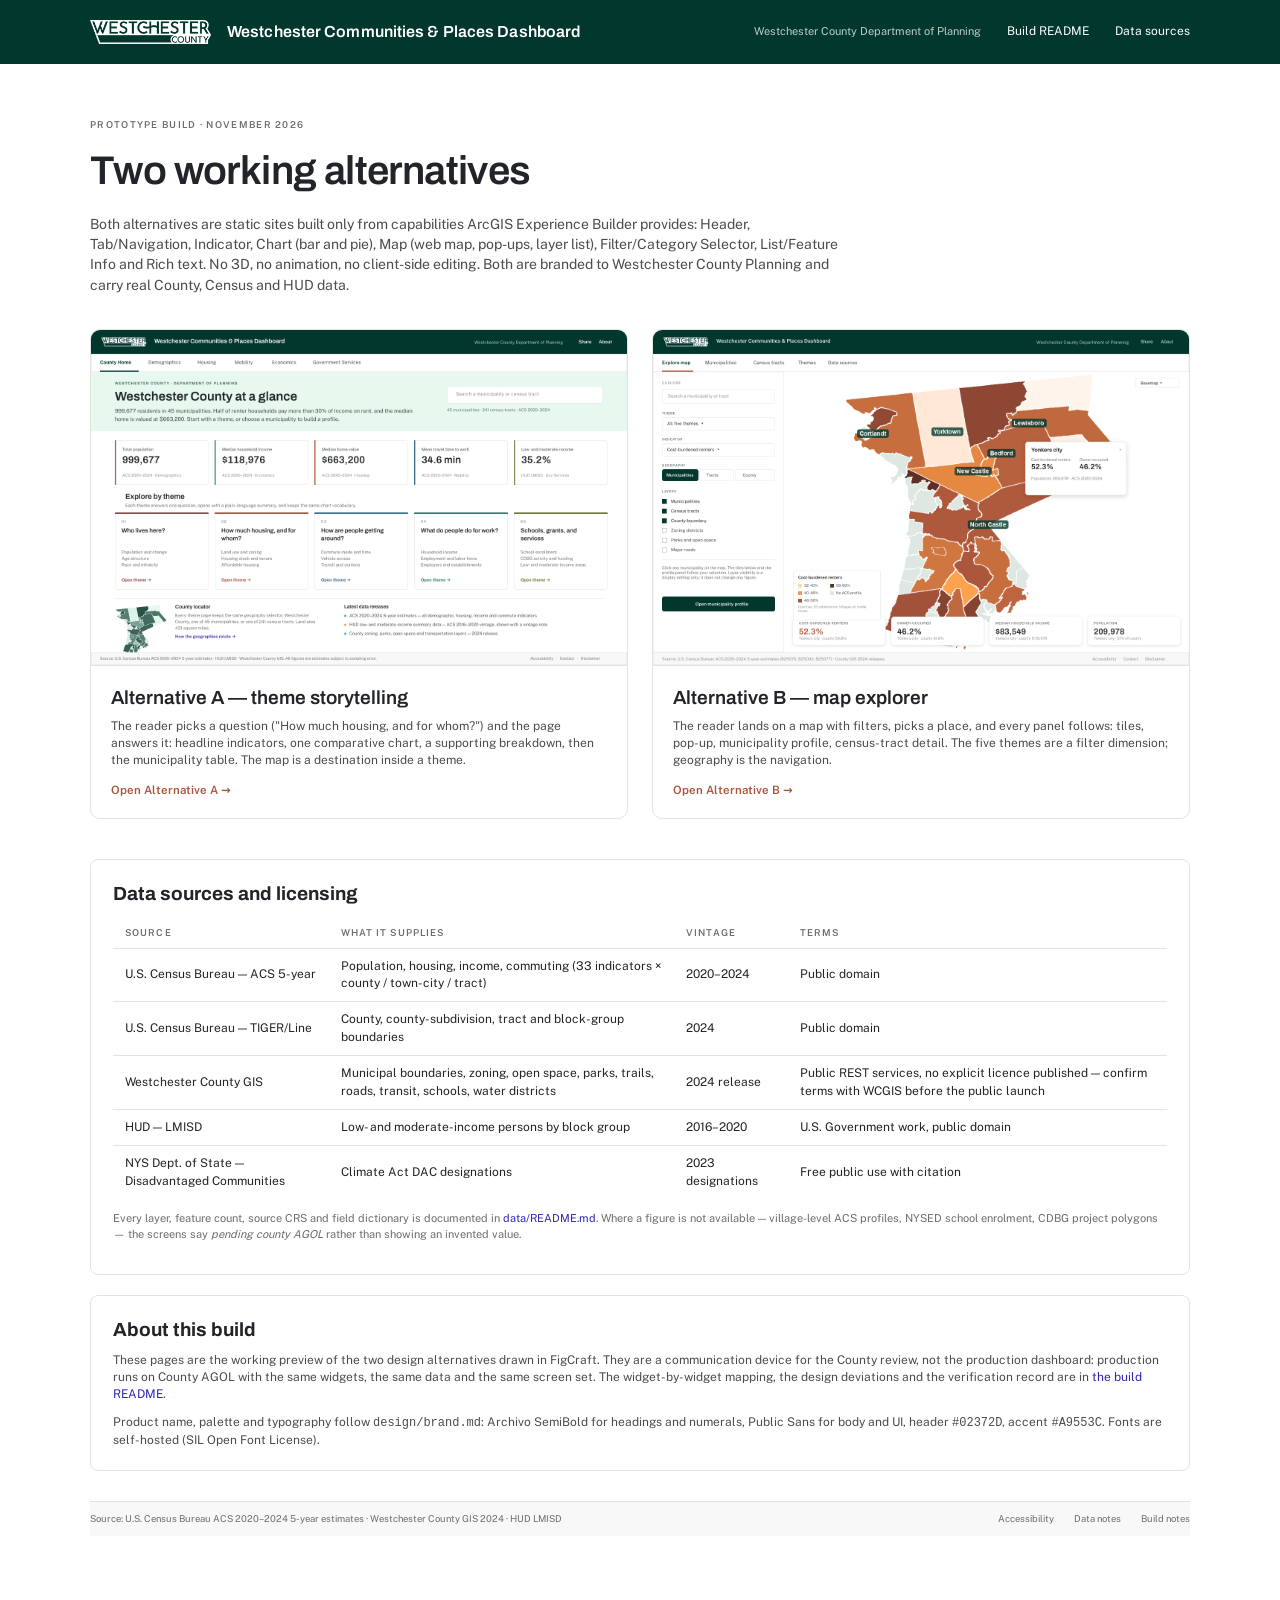
<file: index.html>
<!doctype html>
<html lang="en">
<head>
<meta charset="utf-8">
<meta name="viewport" content="width=device-width, initial-scale=1">
<title>Westchester Communities &amp; Places Dashboard — two working alternatives</title>
<meta name="description" content="Two working static alternatives of the Westchester Communities &amp; Places Dashboard, built to the capabilities of ArcGIS Experience Builder.">
<link rel="icon" href="assets/img/logo-on-green.png">
<link rel="stylesheet" href="assets/css/fonts.css">
<link rel="stylesheet" href="assets/css/wcp.css">
</head>
<body data-base="./">
<header class="site-header">
  <div class="wrap" style="max-width:1180px">
    <div class="brand">
      <a href="./"><img src="assets/img/logo-white_web.png" alt="Westchester County"></a>
      <span class="product">Westchester Communities &amp; Places Dashboard</span>
    </div>
    <div class="header-actions">
      <span class="agency">Westchester County Department of Planning</span>
      <a href="https://github.com/bckaroo/wcp-dashboard-prototypes/blob/main/README.md">Build README</a>
      <a href="https://github.com/bckaroo/wcp-dashboard-prototypes/blob/main/data/README.md">Data sources</a>
    </div>
  </div>
</header>

<div class="landing">
  <p class="eyebrow">Prototype build · November 2026</p>
  <h1>Two working alternatives</h1>
  <p class="lede">Both alternatives are static sites built only from capabilities ArcGIS Experience Builder
  provides: Header, Tab/Navigation, Indicator, Chart (bar and pie), Map (web map, pop-ups, layer list),
  Filter/Category Selector, List/Feature Info and Rich text. No 3D, no animation, no client-side editing.
  Both are branded to Westchester County Planning and carry real County, Census and HUD data.</p>

  <div class="alt-grid">
    <a class="alt-card" href="alt-a/">
      <img src="assets/img/preview-alt-a.png" alt="Alternative A landing screen">
      <div class="body">
        <h2>Alternative A — theme storytelling</h2>
        <p>The reader picks a question ("How much housing, and for whom?") and the page answers it: headline
        indicators, one comparative chart, a supporting breakdown, then the municipality table. The map is a
        destination inside a theme.</p>
        <div class="go">Open Alternative A →</div>
      </div>
    </a>
    <a class="alt-card" href="alt-b/">
      <img src="assets/img/preview-alt-b.png" alt="Alternative B map explorer screen">
      <div class="body">
        <h2>Alternative B — map explorer</h2>
        <p>The reader lands on a map with filters, picks a place, and every panel follows: tiles, pop-up,
        municipality profile, census-tract detail. The five themes are a filter dimension; geography is the
        navigation.</p>
        <div class="go">Open Alternative B →</div>
      </div>
    </a>
  </div>

  <div class="panel">
    <div class="panel-pad">
      <h2 style="font-size:19px;margin:0 0 8px">Data sources and licensing</h2>
      <div class="tbl-wrap">
        <table class="tbl">
          <thead><tr><th>Source</th><th>What it supplies</th><th>Vintage</th><th>Terms</th></tr></thead>
          <tbody>
            <tr><td>U.S. Census Bureau — ACS 5-year</td><td>Population, housing, income, commuting (33 indicators × county / town-city / tract)</td><td>2020–2024</td><td>Public domain</td></tr>
            <tr><td>U.S. Census Bureau — TIGER/Line</td><td>County, county-subdivision, tract and block-group boundaries</td><td>2024</td><td>Public domain</td></tr>
            <tr><td>Westchester County GIS</td><td>Municipal boundaries, zoning, open space, parks, trails, roads, transit, schools, water districts</td><td>2024 release</td><td>Public REST services, no explicit licence published — confirm terms with WCGIS before the public launch</td></tr>
            <tr><td>HUD — LMISD</td><td>Low- and moderate-income persons by block group</td><td>2016–2020</td><td>U.S. Government work, public domain</td></tr>
            <tr><td>NYS Dept. of State — Disadvantaged Communities</td><td>Climate Act DAC designations</td><td>2023 designations</td><td>Free public use with citation</td></tr>
          </tbody>
        </table>
      </div>
      <p class="provenance-note">Every layer, feature count, source CRS and field dictionary is documented in
      <a href="https://github.com/bckaroo/wcp-dashboard-prototypes/blob/main/data/README.md">data/README.md</a>. Where a figure is not available — village-level ACS profiles,
      NYSED school enrolment, CDBG project polygons — the screens say <em>pending county AGOL</em> rather than
      showing an invented value.</p>
    </div>
  </div>

  <div class="panel">
    <div class="panel-pad">
      <h2 style="font-size:19px;margin:0 0 8px">About this build</h2>
      <p style="font-size:12px;color:var(--g700);margin:0 0 10px">These pages are the working preview of the two
      design alternatives drawn in FigCraft. They are a communication device for the County review, not the
      production dashboard: production runs on County AGOL with the same widgets, the same data and the same
      screen set. The widget-by-widget mapping, the design deviations and the verification record are in
      <a href="https://github.com/bckaroo/wcp-dashboard-prototypes/blob/main/README.md">the build README</a>.</p>
      <p style="font-size:12px;color:var(--g700);margin:0">Product name, palette and typography follow
      <code>design/brand.md</code>: Archivo SemiBold for headings and numerals, Public Sans for body and UI,
      header <code>#02372D</code>, accent <code>#A9553C</code>. Fonts are self-hosted (SIL Open Font License).</p>
    </div>
  </div>

  <footer class="site-footer" style="margin-top:30px;border-radius:0">
    <div class="wrap" style="max-width:none;padding:0">
      <span class="src">Source: U.S. Census Bureau ACS 2020–2024 5-year estimates · Westchester County GIS 2024 · HUD LMISD</span>
      <span class="links"><a href="alt-a/#about">Accessibility</a><a href="https://github.com/bckaroo/wcp-dashboard-prototypes/blob/main/data/README.md">Data notes</a><a href="https://github.com/bckaroo/wcp-dashboard-prototypes/blob/main/README.md">Build notes</a></span>
    </div>
  </footer>
</div>
</body>
</html>
</file>
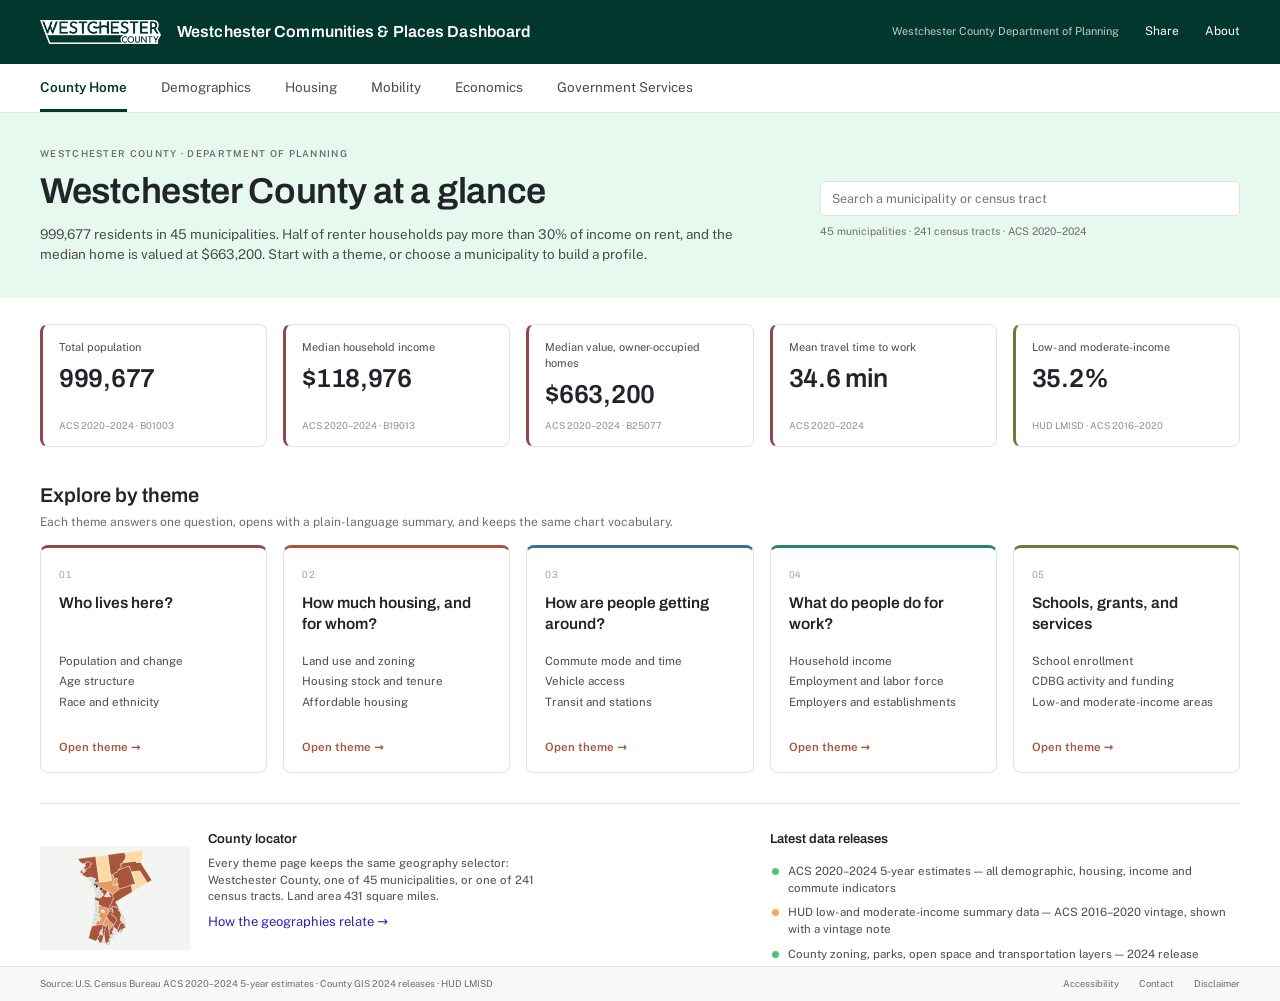
<file: alt-a/index.html>
<!doctype html>
<html lang="en">
<head>
<meta charset="utf-8">
<meta name="viewport" content="width=device-width, initial-scale=1">
<title>Westchester Communities &amp; Places Dashboard — Alternative A: theme storytelling</title>
<meta name="description" content="Alternative A of the Westchester Communities &amp; Places Dashboard: theme-led storytelling with county indicators, charts and a supporting map.">
<link rel="icon" href="../assets/img/logo-on-green.png">
<link rel="stylesheet" href="../assets/css/fonts.css">
<link rel="stylesheet" href="../assets/vendor/maplibre-gl.css">
<link rel="stylesheet" href="../assets/css/wcp.css">
</head>
<body data-base="../">
<a class="skip" href="#view">Skip to content</a>
<div id="hdr"></div>
<main id="view"><div class="loading">Loading the dashboard…</div></main>
<div id="ftr"></div>
<script src="../assets/vendor/maplibre-gl.js"></script>
<script src="../assets/js/wcp.js"></script>
<script src="../assets/js/alt-a.js"></script>
</body>
</html>
</file>
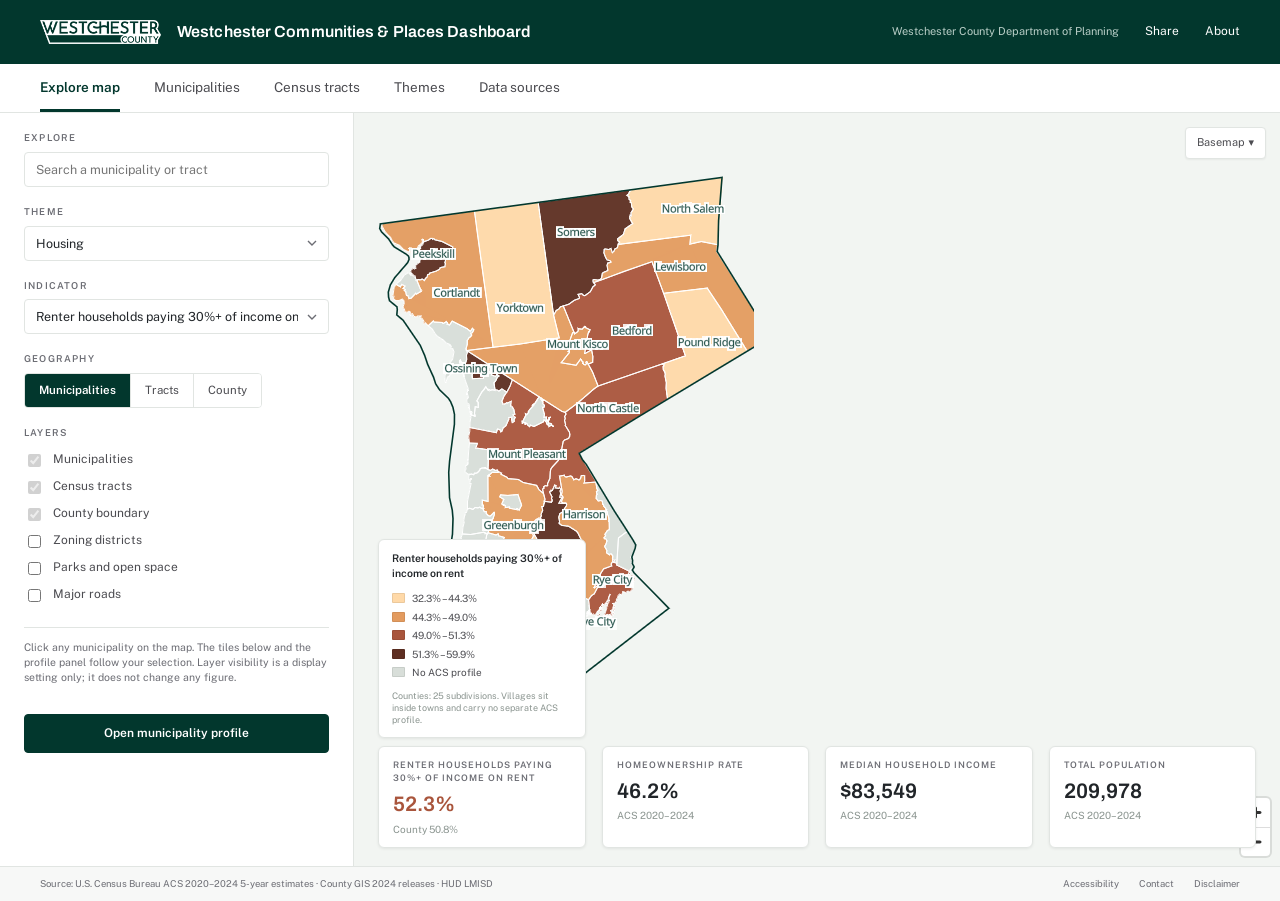
<file: alt-b/index.html>
<!doctype html>
<html lang="en">
<head>
<meta charset="utf-8">
<meta name="viewport" content="width=device-width, initial-scale=1">
<title>Westchester Communities &amp; Places Dashboard — Alternative B: map explorer</title>
<meta name="description" content="Alternative B of the Westchester Communities &amp; Places Dashboard: a map-first explorer with filters, layer list, municipality profiles and census-tract detail.">
<link rel="icon" href="../assets/img/logo-on-green.png">
<link rel="stylesheet" href="../assets/css/fonts.css">
<link rel="stylesheet" href="../assets/vendor/maplibre-gl.css">
<link rel="stylesheet" href="../assets/css/wcp.css">
</head>
<body data-base="../">
<a class="skip" href="#view">Skip to content</a>
<div id="hdr"></div>
<main id="view"><div class="loading">Loading the dashboard…</div></main>
<div id="ftr"></div>
<script src="../assets/vendor/maplibre-gl.js"></script>
<script src="../assets/js/wcp.js"></script>
<script src="../assets/js/alt-b.js"></script>
</body>
</html>
</file>
<file: assets/css/fonts.css>
/* Self-hosted Archivo + Public Sans (Google Fonts, OFL). Latin subsets only. */
@font-face {
  font-family: 'Archivo';
  font-style: normal;
  font-weight: 400;
  font-stretch: 100%;
  font-display: swap;
  src: url(../fonts/archivo-400-latin-ext.woff2) format("woff2");
  unicode-range: U+0100-02BA, U+02BD-02C5, U+02C7-02CC, U+02CE-02D7, U+02DD-02FF, U+0304, U+0308, U+0329, U+1D00-1DBF, U+1E00-1E9F, U+1EF2-1EFF, U+2020, U+20A0-20AB, U+20AD-20C4, U+2113, U+2C60-2C7F, U+A720-A7FF;
}
@font-face {
  font-family: 'Archivo';
  font-style: normal;
  font-weight: 400;
  font-stretch: 100%;
  font-display: swap;
  src: url(../fonts/archivo-400-latin.woff2) format("woff2");
  unicode-range: U+0000-00FF, U+0131, U+0152-0153, U+02BB-02BC, U+02C6, U+02DA, U+02DC, U+0304, U+0308, U+0329, U+2000-206F, U+20AC, U+2122, U+2191, U+2193, U+2212, U+2215, U+FEFF, U+FFFD;
}
@font-face {
  font-family: 'Archivo';
  font-style: normal;
  font-weight: 500;
  font-stretch: 100%;
  font-display: swap;
  src: url(../fonts/archivo-500-latin-ext.woff2) format("woff2");
  unicode-range: U+0100-02BA, U+02BD-02C5, U+02C7-02CC, U+02CE-02D7, U+02DD-02FF, U+0304, U+0308, U+0329, U+1D00-1DBF, U+1E00-1E9F, U+1EF2-1EFF, U+2020, U+20A0-20AB, U+20AD-20C4, U+2113, U+2C60-2C7F, U+A720-A7FF;
}
@font-face {
  font-family: 'Archivo';
  font-style: normal;
  font-weight: 500;
  font-stretch: 100%;
  font-display: swap;
  src: url(../fonts/archivo-500-latin.woff2) format("woff2");
  unicode-range: U+0000-00FF, U+0131, U+0152-0153, U+02BB-02BC, U+02C6, U+02DA, U+02DC, U+0304, U+0308, U+0329, U+2000-206F, U+20AC, U+2122, U+2191, U+2193, U+2212, U+2215, U+FEFF, U+FFFD;
}
@font-face {
  font-family: 'Archivo';
  font-style: normal;
  font-weight: 600;
  font-stretch: 100%;
  font-display: swap;
  src: url(../fonts/archivo-600-latin-ext.woff2) format("woff2");
  unicode-range: U+0100-02BA, U+02BD-02C5, U+02C7-02CC, U+02CE-02D7, U+02DD-02FF, U+0304, U+0308, U+0329, U+1D00-1DBF, U+1E00-1E9F, U+1EF2-1EFF, U+2020, U+20A0-20AB, U+20AD-20C4, U+2113, U+2C60-2C7F, U+A720-A7FF;
}
@font-face {
  font-family: 'Archivo';
  font-style: normal;
  font-weight: 600;
  font-stretch: 100%;
  font-display: swap;
  src: url(../fonts/archivo-600-latin.woff2) format("woff2");
  unicode-range: U+0000-00FF, U+0131, U+0152-0153, U+02BB-02BC, U+02C6, U+02DA, U+02DC, U+0304, U+0308, U+0329, U+2000-206F, U+20AC, U+2122, U+2191, U+2193, U+2212, U+2215, U+FEFF, U+FFFD;
}
@font-face {
  font-family: 'Archivo';
  font-style: normal;
  font-weight: 700;
  font-stretch: 100%;
  font-display: swap;
  src: url(../fonts/archivo-700-latin-ext.woff2) format("woff2");
  unicode-range: U+0100-02BA, U+02BD-02C5, U+02C7-02CC, U+02CE-02D7, U+02DD-02FF, U+0304, U+0308, U+0329, U+1D00-1DBF, U+1E00-1E9F, U+1EF2-1EFF, U+2020, U+20A0-20AB, U+20AD-20C4, U+2113, U+2C60-2C7F, U+A720-A7FF;
}
@font-face {
  font-family: 'Archivo';
  font-style: normal;
  font-weight: 700;
  font-stretch: 100%;
  font-display: swap;
  src: url(../fonts/archivo-700-latin.woff2) format("woff2");
  unicode-range: U+0000-00FF, U+0131, U+0152-0153, U+02BB-02BC, U+02C6, U+02DA, U+02DC, U+0304, U+0308, U+0329, U+2000-206F, U+20AC, U+2122, U+2191, U+2193, U+2212, U+2215, U+FEFF, U+FFFD;
}
@font-face {
  font-family: 'Public Sans';
  font-style: normal;
  font-weight: 400;
  font-display: swap;
  src: url(../fonts/public-sans-400-latin-ext.woff2) format("woff2");
  unicode-range: U+0100-02BA, U+02BD-02C5, U+02C7-02CC, U+02CE-02D7, U+02DD-02FF, U+0304, U+0308, U+0329, U+1D00-1DBF, U+1E00-1E9F, U+1EF2-1EFF, U+2020, U+20A0-20AB, U+20AD-20C4, U+2113, U+2C60-2C7F, U+A720-A7FF;
}
@font-face {
  font-family: 'Public Sans';
  font-style: normal;
  font-weight: 400;
  font-display: swap;
  src: url(../fonts/public-sans-400-latin.woff2) format("woff2");
  unicode-range: U+0000-00FF, U+0131, U+0152-0153, U+02BB-02BC, U+02C6, U+02DA, U+02DC, U+0304, U+0308, U+0329, U+2000-206F, U+20AC, U+2122, U+2191, U+2193, U+2212, U+2215, U+FEFF, U+FFFD;
}
@font-face {
  font-family: 'Public Sans';
  font-style: normal;
  font-weight: 500;
  font-display: swap;
  src: url(../fonts/public-sans-500-latin-ext.woff2) format("woff2");
  unicode-range: U+0100-02BA, U+02BD-02C5, U+02C7-02CC, U+02CE-02D7, U+02DD-02FF, U+0304, U+0308, U+0329, U+1D00-1DBF, U+1E00-1E9F, U+1EF2-1EFF, U+2020, U+20A0-20AB, U+20AD-20C4, U+2113, U+2C60-2C7F, U+A720-A7FF;
}
@font-face {
  font-family: 'Public Sans';
  font-style: normal;
  font-weight: 500;
  font-display: swap;
  src: url(../fonts/public-sans-500-latin.woff2) format("woff2");
  unicode-range: U+0000-00FF, U+0131, U+0152-0153, U+02BB-02BC, U+02C6, U+02DA, U+02DC, U+0304, U+0308, U+0329, U+2000-206F, U+20AC, U+2122, U+2191, U+2193, U+2212, U+2215, U+FEFF, U+FFFD;
}
@font-face {
  font-family: 'Public Sans';
  font-style: normal;
  font-weight: 600;
  font-display: swap;
  src: url(../fonts/public-sans-600-latin-ext.woff2) format("woff2");
  unicode-range: U+0100-02BA, U+02BD-02C5, U+02C7-02CC, U+02CE-02D7, U+02DD-02FF, U+0304, U+0308, U+0329, U+1D00-1DBF, U+1E00-1E9F, U+1EF2-1EFF, U+2020, U+20A0-20AB, U+20AD-20C4, U+2113, U+2C60-2C7F, U+A720-A7FF;
}
@font-face {
  font-family: 'Public Sans';
  font-style: normal;
  font-weight: 600;
  font-display: swap;
  src: url(../fonts/public-sans-600-latin.woff2) format("woff2");
  unicode-range: U+0000-00FF, U+0131, U+0152-0153, U+02BB-02BC, U+02C6, U+02DA, U+02DC, U+0304, U+0308, U+0329, U+2000-206F, U+20AC, U+2122, U+2191, U+2193, U+2212, U+2215, U+FEFF, U+FFFD;
}
@font-face {
  font-family: 'Public Sans';
  font-style: normal;
  font-weight: 700;
  font-display: swap;
  src: url(../fonts/public-sans-700-latin-ext.woff2) format("woff2");
  unicode-range: U+0100-02BA, U+02BD-02C5, U+02C7-02CC, U+02CE-02D7, U+02DD-02FF, U+0304, U+0308, U+0329, U+1D00-1DBF, U+1E00-1E9F, U+1EF2-1EFF, U+2020, U+20A0-20AB, U+20AD-20C4, U+2113, U+2C60-2C7F, U+A720-A7FF;
}
@font-face {
  font-family: 'Public Sans';
  font-style: normal;
  font-weight: 700;
  font-display: swap;
  src: url(../fonts/public-sans-700-latin.woff2) format("woff2");
  unicode-range: U+0000-00FF, U+0131, U+0152-0153, U+02BB-02BC, U+02C6, U+02DA, U+02DC, U+0304, U+0308, U+0329, U+2000-206F, U+20AC, U+2122, U+2191, U+2193, U+2212, U+2215, U+FEFF, U+FFFD;
}
</file>
<file: assets/css/wcp.css>
/* Westchester Communities & Places Dashboard — shared stylesheet
   Palette and type from design/brand.md (sampled from planning.westchestercountyny.gov). */

:root {
  --green: #02372D;
  --sage: #B9CEC7;
  --rust: #A9553C;
  --rust-dark: #8E4A4A;
  --link: #2E25B4;
  --ink: #212529;
  --g700: #4C4C51;
  --g500: #6C6D74;
  --g400: #8A948F;
  --g300: #9AA6A0;
  --border: #E1E5E2;
  --surface: #F7F8F7;
  --park: #C4DED0;
  --hero: #E7F9EF;
  --teal: #2F7F72;
  --blue: #3E6E8E;
  --olive: #6B7A3A;
  --map-bg: #F2F5F2;
  --r1: #FFD9A8;
  --r2: #E39B5F;
  --r3: #A9553C;
  --r4: #5E2F22;
  --none: #D8DED9;
  --page: 1440px;
}

* { box-sizing: border-box; }

html, body { margin: 0; padding: 0; }

body {
  font-family: 'Public Sans', 'Segoe UI', system-ui, -apple-system, sans-serif;
  color: var(--ink);
  background: #FFFFFF;
  font-size: 13px;
  line-height: 1.45;
  -webkit-font-smoothing: antialiased;
}

h1, h2, h3, h4, .num { font-family: 'Archivo', 'Segoe UI', system-ui, sans-serif; }

a { color: var(--link); text-decoration: none; }
a:hover { text-decoration: underline; }
button { font: inherit; color: inherit; }

.wrap { width: 100%; max-width: var(--page); margin: 0 auto; padding: 0 64px; }
@media (max-width: 1400px) { .wrap { padding: 0 40px; } }

/* ---------------------------------------------------------------- header */
.site-header { background: var(--green); color: #fff; height: 64px; }
.site-header .wrap {
  height: 64px; display: flex; align-items: center; gap: 20px;
}
.brand { display: flex; align-items: center; gap: 16px; min-width: 0; }
.brand img { height: 24px; width: auto; display: block; }
.brand .product {
  font-family: 'Archivo', sans-serif; font-weight: 600; font-size: 16px;
  color: #fff; letter-spacing: .1px; white-space: nowrap;
}
.header-actions { margin-left: auto; display: flex; align-items: center; gap: 26px; }
.header-actions .agency { color: var(--sage); font-size: 11px; }
.header-actions a { color: #fff; font-size: 12px; }
.header-actions a:hover { text-decoration: underline; }

/* ------------------------------------------------------------------- nav */
.primary-nav { border-bottom: 1px solid var(--border); background: #fff; }
.primary-nav .wrap { display: flex; gap: 34px; height: 48px; align-items: stretch; }
.primary-nav a {
  display: flex; align-items: center; font-size: 13.5px; color: var(--g700);
  border-bottom: 3px solid transparent; padding-top: 3px;
}
.primary-nav a:hover { color: var(--green); text-decoration: none; }
.primary-nav a[aria-current="page"] {
  color: var(--green); font-weight: 600; border-bottom-color: var(--green);
}

/* ------------------------------------------------------------------ page */
.page { padding-bottom: 34px; }
.eyebrow {
  font-size: 9.5px; letter-spacing: 1.3px; text-transform: uppercase;
  color: var(--g500); font-weight: 600; margin: 0 0 10px;
}
.crumb { font-size: 10px; letter-spacing: 1.1px; text-transform: uppercase; color: var(--g500); margin: 26px 0 8px; }
.crumb a { color: var(--g500); }

.hero { background: var(--hero); }
.hero .wrap { padding-top: 34px; padding-bottom: 34px; display: flex; gap: 48px; align-items: flex-start; }
.hero-text { flex: 1 1 auto; min-width: 0; }
.hero h1 { font-size: 36px; line-height: 1.12; font-weight: 600; margin: 0 0 14px; letter-spacing: -.3px; }
.hero p.lede { font-size: 13.5px; color: var(--g700); margin: 0; max-width: 800px; }
.hero-side { flex: 0 0 420px; padding-top: 34px; }
.hero-side .field-note { font-size: 10.5px; color: var(--g500); margin-top: 8px; }

.page-head { padding-top: 30px; }
.page-head h1 { font-size: 32px; font-weight: 600; margin: 0 0 8px; letter-spacing: -.2px; }
.page-head .sub { color: var(--g700); font-size: 13px; margin: 0; max-width: 820px; }
.head-row { display: flex; align-items: flex-start; gap: 40px; }
.head-row .grow { flex: 1 1 auto; min-width: 0; }
.head-row .geo-panel { flex: 0 0 372px; }

/* ------------------------------------------------------------- surfaces */
.panel {
  background: #fff; border: 1px solid var(--border); border-radius: 8px;
}
.panel-pad { padding: 16px 18px; }
.panel-head { display: flex; align-items: flex-start; gap: 12px; margin-bottom: 12px; }
.panel-title { font-size: 14px; font-weight: 600; margin: 0; }
.panel-sub { font-size: 11px; color: var(--g500); margin: 3px 0 0; }
.panel-head .right { margin-left: auto; text-align: right; font-size: 11px; color: var(--g500); }

.geo-panel { background: var(--surface); border: 1px solid var(--border); border-radius: 8px; padding: 14px 16px; }
.geo-panel .lbl { font-size: 9.5px; letter-spacing: 1.2px; text-transform: uppercase; color: var(--g500); font-weight: 600; margin-bottom: 6px; }
.geo-panel .lbl + .lbl { margin-top: 14px; }

/* ------------------------------------------------------------ form bits */
select, input[type="search"], input[type="text"] {
  font-family: inherit; font-size: 12.5px; color: var(--ink);
  background: #fff; border: 1px solid var(--border); border-radius: 4px;
  padding: 9px 30px 9px 11px; width: 100%;
  appearance: none;
  background-image: url("data:image/svg+xml;utf8,<svg xmlns='http://www.w3.org/2000/svg' width='10' height='6'><path d='M1 1l4 4 4-4' fill='none' stroke='%236C6D74' stroke-width='1.4'/></svg>");
  background-repeat: no-repeat; background-position: right 11px center;
}
input[type="search"] { background-image: none; padding-right: 11px; }
select:focus, input:focus { outline: 2px solid rgba(46,37,180,.35); outline-offset: 1px; }
.pill-select { display: inline-flex; align-items: center; }
.chip-row { display: flex; gap: 12px; flex-wrap: wrap; align-items: center; }
.chip-row .lbl { font-size: 9.5px; letter-spacing: 1.2px; text-transform: uppercase; color: var(--g500); font-weight: 600; margin-right: 4px; }
.chip-row select { width: auto; min-width: 170px; }
.seg { display: inline-flex; border: 1px solid var(--border); border-radius: 4px; overflow: hidden; background: #fff; }
.seg button {
  border: 0; background: #fff; padding: 8px 14px; font-size: 11.5px; color: var(--g700); cursor: pointer;
}
.seg button + button { border-left: 1px solid var(--border); }
.seg button[aria-pressed="true"] { background: var(--green); color: #fff; font-weight: 600; }
.btn {
  display: inline-flex; align-items: center; justify-content: center; gap: 6px;
  background: var(--green); color: #fff; border: 1px solid var(--green);
  border-radius: 4px; padding: 10px 16px; font-size: 12px; font-weight: 600; cursor: pointer;
}
.btn:hover { background: #03483a; text-decoration: none; }
.btn.full { width: 100%; }
.btn-quiet { background: #fff; color: var(--green); }
.btn-quiet:hover { background: var(--surface); }
.linkish { background: none; border: 0; color: var(--link); cursor: pointer; padding: 0; font-size: 11.5px; }
.linkish:hover { text-decoration: underline; }

/* ------------------------------------------------------------ kpi cards */
.kpi-row { display: grid; grid-template-columns: repeat(5, 1fr); gap: 16px; margin: 26px 0 0; }
.kpi {
  background: #fff; border: 1px solid var(--border); border-left: 3px solid var(--rust-dark);
  border-radius: 8px; padding: 15px 16px 13px; min-height: 104px;
  display: flex; flex-direction: column;
}
.kpi .label { font-size: 11px; color: var(--g700); }
.kpi .value {
  font-family: 'Archivo', sans-serif; font-weight: 600; font-size: 26px; line-height: 1.15;
  margin-top: 8px; letter-spacing: -.3px;
}
.kpi .value.accent { color: var(--rust); }
.kpi .source { margin-top: auto; padding-top: 9px; font-size: 9.5px; color: var(--g400); }
.kpi .delta { font-size: 10.5px; color: var(--g500); margin-top: 5px; }

/* ----------------------------------------------------------- theme cards */
.section-head { margin: 34px 0 14px; }
.section-head h2 { font-size: 20px; font-weight: 600; margin: 0 0 4px; }
.section-head p { margin: 0; font-size: 12px; color: var(--g500); }

.theme-grid { display: grid; grid-template-columns: repeat(5, 1fr); gap: 16px; }
.theme-card {
  display: flex; flex-direction: column; background: #fff; border: 1px solid var(--border);
  border-radius: 8px; padding: 20px 18px 16px; min-height: 228px; color: inherit;
}
.theme-card:hover { text-decoration: none; border-color: #C9D2CD; box-shadow: 0 1px 2px rgba(33,37,41,.05); }
.theme-card .idx { font-family: 'Archivo', sans-serif; font-size: 10px; color: var(--g300); letter-spacing: .6px; }
.theme-card h3 { font-size: 15.5px; font-weight: 600; margin: 10px 0 0; line-height: 1.35; min-height: 42px; }
.theme-card ul { list-style: none; margin: 16px 0 0; padding: 0; }
.theme-card li { font-size: 11.5px; color: var(--g700); padding: 2px 0; }
.theme-card .cta { margin-top: auto; padding-top: 16px; font-size: 11.5px; color: var(--rust); font-weight: 600; }
.theme-card .cta::after { content: " →"; }
.theme-card.top-1 { border-top: 3px solid var(--rust-dark); }
.theme-card.top-2 { border-top: 3px solid var(--rust); }
.theme-card.top-3 { border-top: 3px solid var(--blue); }
.theme-card.top-4 { border-top: 3px solid var(--teal); }
.theme-card.top-5 { border-top: 3px solid var(--olive); }

/* ---------------------------------------------------------------- misc rows */
.locator-row { display: flex; gap: 48px; margin-top: 30px; padding-top: 26px; border-top: 1px solid var(--border); }
.locator { display: flex; gap: 18px; flex: 1 1 auto; }
.locator img { width: 150px; height: auto; border-radius: 4px; }
.locator h4 { font-size: 13px; margin: 0 0 6px; font-weight: 600; }
.locator p { margin: 0 0 8px; font-size: 11.5px; color: var(--g700); max-width: 330px; }
.releases { flex: 0 0 470px; }
.releases h4 { font-size: 13px; margin: 0 0 10px; font-weight: 600; }
.releases ul { list-style: none; margin: 0; padding: 0; }
.releases li { font-size: 11.5px; color: var(--g700); padding: 4px 0 4px 18px; position: relative; }
.releases li::before {
  content: ""; position: absolute; left: 2px; top: 9px; width: 7px; height: 7px; border-radius: 50%;
  background: #49C67B;
}
.releases li.warn::before { background: #FFA450; }

/* ------------------------------------------------------------ charts */
.chart-grid { display: grid; grid-template-columns: 1.05fr .95fr; gap: 24px; }
.chart-svg { display: block; width: 100%; height: auto; }
.chart-note { font-size: 10.5px; color: var(--g500); margin-top: 10px; }
.legend-inline { display: flex; gap: 16px; flex-wrap: wrap; font-size: 11px; color: var(--g700); }
.legend-inline .sw { display: inline-block; width: 9px; height: 9px; border-radius: 2px; margin-right: 6px; }
.stat-list { margin: 14px 0 0; padding: 0; list-style: none; }
.stat-list li { display: flex; font-size: 11.5px; padding: 6px 0; border-top: 1px solid var(--border); }
.stat-list li span:last-child { margin-left: auto; font-family: 'Archivo', sans-serif; font-weight: 600; }

/* ------------------------------------------------------------- tables */
.tbl-wrap { overflow-x: auto; }
table.tbl { width: 100%; border-collapse: collapse; }
table.tbl th {
  text-align: left; font-size: 9.5px; letter-spacing: 1.1px; text-transform: uppercase;
  color: var(--g500); font-weight: 600; padding: 10px 12px 8px; border-bottom: 1px solid var(--border);
  white-space: nowrap;
}
table.tbl td {
  font-size: 12px; color: var(--ink); padding: 9px 12px; border-bottom: 1px solid var(--border);
  white-space: nowrap;
}
table.tbl tr:last-child td { border-bottom: 0; }
table.tbl td.num, table.tbl th.num { text-align: right; font-variant-numeric: tabular-nums; }
table.tbl tbody tr.clickable { cursor: pointer; }
table.tbl tbody tr.clickable:hover { background: var(--surface); }
table.tbl tbody tr.selected { background: #EFF6F1; }
.tbl-empty { padding: 22px 12px; font-size: 12px; color: var(--g500); }

/* ---------------------------------------------------------- map + layout */
.filter-bar { background: var(--surface); border-bottom: 1px solid var(--border); }
.filter-bar .wrap { display: flex; align-items: center; gap: 10px; height: 62px; flex-wrap: nowrap; }
.filter-bar .wrap .lbl { flex: 0 0 auto; }
.filter-bar .meta { margin-left: auto; font-size: 11.5px; color: var(--g500); white-space: nowrap; flex: 0 0 auto; }
.filter-bar select { flex: 1 1 0; min-width: 0; max-width: 260px; }
.filter-bar .linkish { white-space: nowrap; flex: 0 0 auto; }

.map-layout { display: grid; grid-template-columns: 1fr 452px; gap: 24px; margin-top: 22px; align-items: start; }
.map-card { position: relative; border: 1px solid var(--border); border-radius: 8px; overflow: hidden; background: var(--map-bg); }
.map-canvas { width: 100%; height: 560px; }
.map-card .map-toolbar { position: absolute; top: 12px; right: 12px; z-index: 3; display: flex; gap: 8px; }
.map-btn {
  background: #fff; border: 1px solid var(--border); border-radius: 4px; padding: 7px 11px;
  font-size: 11px; color: var(--g700); cursor: pointer; box-shadow: 0 1px 2px rgba(0,0,0,.05);
}
.map-btn:hover { border-color: #C9D2CD; }
.legend {
  position: absolute; left: 14px; bottom: 14px; z-index: 3; background: #fff;
  border: 1px solid var(--border); border-radius: 6px; padding: 11px 13px; width: 208px;
  box-shadow: 0 1px 3px rgba(0,0,0,.07);
}
.legend h5 { margin: 0 0 8px; font-size: 10.5px; font-weight: 600; color: var(--ink); }
.legend .row { display: flex; align-items: center; gap: 7px; font-size: 10px; color: var(--g700); padding: 2px 0; }
.legend .sw { width: 13px; height: 10px; border-radius: 1px; border: 1px solid rgba(0,0,0,.08); }
.legend .foot { margin-top: 8px; font-size: 9px; color: var(--g400); line-height: 1.35; }
.map-note { position: absolute; left: 14px; top: 14px; z-index: 3; background: #fff; border: 1px solid var(--border);
  border-radius: 4px; padding: 6px 10px; font-size: 10px; color: var(--g500); }

/* map popup card (MapLibre popup restyled) */
.maplibregl-popup-content {
  font-family: 'Public Sans', sans-serif; border-radius: 6px; padding: 12px 14px;
  box-shadow: 0 1px 4px rgba(0,0,0,.14); min-width: 268px;
}
.maplibregl-popup-content h4 { font-family: 'Archivo', sans-serif; font-size: 13.5px; margin: 0 0 8px; }
.maplibregl-popup-content .pair { display: flex; gap: 26px; }
.maplibregl-popup-content .pair div span { display: block; font-size: 9.5px; letter-spacing: .6px; text-transform: uppercase; color: var(--g500); }
.maplibregl-popup-content .pair div strong { font-family: 'Archivo', sans-serif; font-size: 15px; font-weight: 600; }
.maplibregl-popup-content .meta { font-size: 10px; color: var(--g400); margin-top: 9px; border-top: 1px solid var(--border); padding-top: 8px; }
.maplibregl-popup-tip { border-top-color: #fff !important; border-bottom-color: #fff !important; }
.maplibregl-popup-close-button { font-size: 16px; color: var(--g500); padding: 4px 7px; }

/* selected geography card */
.sel-card { background: var(--surface); border: 1px solid var(--border); border-radius: 8px; padding: 16px 18px; }
.sel-card .lbl { font-size: 9.5px; letter-spacing: 1.2px; text-transform: uppercase; color: var(--g500); font-weight: 600; }
.sel-card h2 { font-size: 24px; font-weight: 600; margin: 8px 0 4px; }
.sel-card .sub { font-size: 12px; color: var(--g700); margin: 0 0 14px; }
.sel-metrics { display: flex; gap: 30px; align-items: flex-start; }
.sel-metrics div span { display: block; font-size: 9px; letter-spacing: 1px; text-transform: uppercase; color: var(--g500); margin-top: 4px; }
.sel-metrics div strong { font-family: 'Archivo', sans-serif; font-size: 18px; font-weight: 600; color: var(--ink); }
.sel-metrics div strong.accent { color: var(--rust); }
.sel-card .profile-link { margin-left: auto; font-size: 11.5px; }

.right-col { display: flex; flex-direction: column; gap: 20px; }

/* ------------------------------------------------------------ B layout */
.explorer { display: grid; grid-template-columns: 354px 1fr; min-height: calc(100vh - 147px); }
.sidebar { border-right: 1px solid var(--border); padding: 18px 24px 24px; background: #fff; }
.sidebar .grp { margin-bottom: 18px; }
.sidebar .lbl { font-size: 9.5px; letter-spacing: 1.2px; text-transform: uppercase; color: var(--g500); font-weight: 600; margin-bottom: 7px; }
.sidebar .layer-list { list-style: none; margin: 0; padding: 0; }
.sidebar .layer-list li { display: flex; align-items: center; gap: 9px; padding: 4px 0; font-size: 12px; color: var(--g700); }
.sidebar .layer-list input { accent-color: var(--green); width: 13px; height: 13px; }
.sidebar .hint { font-size: 10.5px; color: var(--g500); line-height: 1.45; padding-top: 12px; border-top: 1px solid var(--border); margin-top: 18px; }
.sidebar .btn.full { margin-top: 18px; }
.explorer-map { position: relative; background: var(--map-bg); }
.explorer-map .map-canvas { height: calc(100vh - 147px); min-height: 620px; }
.explorer-map .legend { left: 24px; bottom: 128px; }
.explorer .map-toolbar { position: absolute; top: 14px; right: 14px; z-index: 3; display: flex; gap: 8px; }

.tile-row { position: absolute; left: 24px; right: 24px; bottom: 18px; display: grid; grid-template-columns: repeat(4, 1fr); gap: 16px; z-index: 3; }
.tile { background: #fff; border: 1px solid var(--border); border-radius: 6px; padding: 11px 14px; box-shadow: 0 1px 3px rgba(0,0,0,.07); }
.tile .lbl { font-size: 9px; letter-spacing: 1px; text-transform: uppercase; color: var(--g500); font-weight: 600; }
.tile .val { font-family: 'Archivo', sans-serif; font-size: 21px; font-weight: 600; margin-top: 5px; }
.tile .val.accent { color: var(--rust); }
.tile .sub { font-size: 10px; color: var(--g400); margin-top: 2px; }

.tract-card {
  position: absolute; left: 24px; bottom: 116px; z-index: 3; width: 250px; background: #fff;
  border: 1px solid var(--border); border-radius: 6px; padding: 12px 14px; box-shadow: 0 1px 4px rgba(0,0,0,.12);
}
.tract-card h5 { margin: 0 0 3px; font-size: 12px; font-weight: 600; }
.tract-card .sub { font-size: 10px; color: var(--g500); }
.tract-card .vals { display: flex; gap: 20px; margin-top: 8px; }
.tract-card .vals strong { display: block; font-family: 'Archivo', sans-serif; font-size: 16px; font-weight: 600; }
.tract-card .vals span { font-size: 8.5px; letter-spacing: .8px; text-transform: uppercase; color: var(--g500); }
.tract-card .foot { font-size: 9px; color: var(--g400); margin-top: 8px; }

.layer-panel {
  position: absolute; left: 18px; top: 18px; z-index: 4; width: 232px; background: #fff;
  border: 1px solid var(--border); border-radius: 6px; padding: 13px 15px; box-shadow: 0 1px 4px rgba(0,0,0,.12);
}
.layer-panel h5 { margin: 0 0 9px; font-size: 9.5px; letter-spacing: 1.2px; text-transform: uppercase; color: var(--g500); font-weight: 600; }
.layer-panel ul { list-style: none; margin: 0; padding: 0; }
.layer-panel li { display: flex; align-items: center; gap: 9px; padding: 4px 0; font-size: 11.5px; color: var(--g700); }
.layer-panel input { accent-color: var(--green); width: 13px; height: 13px; }
.layer-panel .foot { font-size: 9.5px; color: var(--g400); margin-top: 10px; }

/* --------------------------------------------------------- B4 side panel */
.about-veil {
  position: absolute; inset: 0; background: rgba(126, 152, 145, .82); z-index: 5;
}
.sidepanel {
  position: absolute; right: 0; top: 0; bottom: 0; width: 560px; background: #fff; z-index: 6;
  border-left: 1px solid var(--border); padding: 30px 34px; overflow-y: auto;
}
.sidepanel h2 { font-size: 24px; font-weight: 600; margin: 0 0 12px; }
.sidepanel .close { position: absolute; right: 22px; top: 22px; border: 0; background: none; font-size: 18px; cursor: pointer; color: var(--g500); }
.sidepanel h6 { font-size: 9.5px; letter-spacing: 1.2px; text-transform: uppercase; color: var(--g500); margin: 22px 0 8px; padding-top: 14px; border-top: 1px solid var(--border); font-weight: 600; }
.sidepanel p { font-size: 12px; color: var(--g700); margin: 0 0 8px; }

/* --------------------------------------------------------------- about */
.about-grid { display: grid; grid-template-columns: 1.15fr .85fr; gap: 44px; margin-top: 26px; }
.about-grid h2 { font-size: 20px; font-weight: 600; margin: 0 0 16px; }
.step { display: flex; gap: 14px; margin-bottom: 18px; }
.step .n {
  flex: 0 0 22px; height: 22px; border-radius: 50%; background: var(--green); color: #fff;
  font-size: 11px; font-weight: 600; display: flex; align-items: center; justify-content: center;
}
.step h4 { font-size: 13px; margin: 2px 0 4px; font-weight: 600; }
.step p { margin: 0; font-size: 11.5px; color: var(--g700); }
.about-side { display: flex; flex-direction: column; gap: 20px; }
.about-side .panel-pad h4 { font-size: 13px; margin: 0 0 10px; font-weight: 600; }
.about-side .panel-pad p { font-size: 11.5px; color: var(--g700); margin: 0 0 10px; }
.def-list { margin: 0; font-size: 11.5px; }
.def-list div { display: flex; gap: 16px; padding: 5px 0; }
.def-list dt { flex: 0 0 92px; color: var(--g500); font-size: 9.5px; letter-spacing: .8px; text-transform: uppercase; padding-top: 2px; }
.def-list dd { margin: 0; color: var(--ink); }
.provenance-note { font-size: 11px; color: var(--g500); margin-top: 12px; }

/* -------------------------------------------------------------- footer */
.site-footer { border-top: 1px solid var(--border); background: var(--surface); }
.site-footer .wrap { height: 34px; display: flex; align-items: center; gap: 20px; }
.site-footer .src { font-size: 9.5px; color: var(--g500); }
.site-footer .links { margin-left: auto; display: flex; gap: 20px; font-size: 9.5px; color: var(--g500); }
.site-footer a { color: var(--g500); }

/* ---------------------------------------------------------- root landing */
.landing { max-width: 1180px; margin: 0 auto; padding: 54px 40px 70px; }
.landing h1 { font-size: 40px; letter-spacing: -.6px; margin: 10px 0 12px; font-weight: 600; }
.landing .lede { font-size: 14px; color: var(--g700); max-width: 760px; }
.alt-grid { display: grid; grid-template-columns: 1fr 1fr; gap: 24px; margin: 34px 0 40px; }
.alt-card { border: 1px solid var(--border); border-radius: 10px; overflow: hidden; color: inherit; display: block; }
.alt-card:hover { text-decoration: none; box-shadow: 0 2px 8px rgba(0,0,0,.08); }
.alt-card img { width: 100%; display: block; border-bottom: 1px solid var(--border); }
.alt-card .body { padding: 18px 20px 20px; }
.alt-card h2 { font-size: 19px; margin: 0 0 6px; font-weight: 600; }
.alt-card p { margin: 0; font-size: 12px; color: var(--g700); }
.alt-card .go { margin-top: 12px; font-size: 11.5px; font-weight: 600; color: var(--rust); }
.landing .panel { margin-bottom: 20px; }
.landing .panel-pad { padding: 20px 22px; }
.landing table.tbl th, .landing table.tbl td { white-space: normal; }

.skip { position: absolute; left: -9999px; }
.sr-only { position: absolute; width: 1px; height: 1px; padding: 0; margin: -1px; overflow: hidden; clip: rect(0 0 0 0); white-space: nowrap; border: 0; }
.loading { padding: 80px 0; text-align: center; color: var(--g500); font-size: 12px; }
.error-box { margin: 24px 0; padding: 16px 18px; border: 1px solid #E0B4A4; background: #FDF3EF; border-radius: 8px; font-size: 12px; color: #7A3520; }
</file>
<file: assets/vendor/maplibre-gl.css>
.maplibregl-map{font:12px/20px Helvetica Neue,Arial,Helvetica,sans-serif;overflow:hidden;position:relative;-webkit-tap-highlight-color:rgb(0 0 0/0)}.maplibregl-canvas{left:0;position:absolute;top:0}.maplibregl-map:fullscreen{height:100%;width:100%}.maplibregl-ctrl-group button.maplibregl-ctrl-compass{touch-action:none}.maplibregl-canvas-container.maplibregl-interactive,.maplibregl-ctrl-group button.maplibregl-ctrl-compass{cursor:grab;-webkit-user-select:none;-moz-user-select:none;user-select:none}.maplibregl-canvas-container.maplibregl-interactive.maplibregl-track-pointer{cursor:pointer}.maplibregl-canvas-container.maplibregl-interactive:active,.maplibregl-ctrl-group button.maplibregl-ctrl-compass:active{cursor:grabbing}.maplibregl-canvas-container.maplibregl-touch-zoom-rotate,.maplibregl-canvas-container.maplibregl-touch-zoom-rotate .maplibregl-canvas{touch-action:pan-x pan-y}.maplibregl-canvas-container.maplibregl-touch-drag-pan,.maplibregl-canvas-container.maplibregl-touch-drag-pan .maplibregl-canvas{touch-action:pinch-zoom}.maplibregl-canvas-container.maplibregl-touch-zoom-rotate.maplibregl-touch-drag-pan,.maplibregl-canvas-container.maplibregl-touch-zoom-rotate.maplibregl-touch-drag-pan .maplibregl-canvas{touch-action:none}.maplibregl-canvas-container.maplibregl-touch-drag-pan.maplibregl-cooperative-gestures,.maplibregl-canvas-container.maplibregl-touch-drag-pan.maplibregl-cooperative-gestures .maplibregl-canvas{touch-action:pan-x pan-y}.maplibregl-ctrl-bottom-left,.maplibregl-ctrl-bottom-right,.maplibregl-ctrl-top-left,.maplibregl-ctrl-top-right{pointer-events:none;position:absolute;z-index:2}.maplibregl-ctrl-top-left{left:0;top:0}.maplibregl-ctrl-top-right{right:0;top:0}.maplibregl-ctrl-bottom-left{bottom:0;left:0}.maplibregl-ctrl-bottom-right{bottom:0;right:0}.maplibregl-ctrl{clear:both;pointer-events:auto;transform:translate(0)}.maplibregl-ctrl-top-left .maplibregl-ctrl{float:left;margin:10px 0 0 10px}.maplibregl-ctrl-top-right .maplibregl-ctrl{float:right;margin:10px 10px 0 0}.maplibregl-ctrl-bottom-left .maplibregl-ctrl{float:left;margin:0 0 10px 10px}.maplibregl-ctrl-bottom-right .maplibregl-ctrl{float:right;margin:0 10px 10px 0}.maplibregl-ctrl-group{background:#fff;border-radius:4px}.maplibregl-ctrl-group:not(:empty){box-shadow:0 0 0 2px rgba(0,0,0,.1)}@media (forced-colors:active){.maplibregl-ctrl-group:not(:empty){box-shadow:0 0 0 2px ButtonText}}.maplibregl-ctrl-group button{background-color:transparent;border:0;box-sizing:border-box;cursor:pointer;display:block;height:29px;outline:none;padding:0;width:29px}.maplibregl-ctrl-group button+button{border-top:1px solid #ddd}.maplibregl-ctrl button .maplibregl-ctrl-icon{background-position:50%;background-repeat:no-repeat;display:block;height:100%;width:100%}@media (forced-colors:active){.maplibregl-ctrl-icon{background-color:transparent}.maplibregl-ctrl-group button+button{border-top:1px solid ButtonText}}.maplibregl-ctrl button::-moz-focus-inner{border:0;padding:0}.maplibregl-ctrl-attrib-button:focus,.maplibregl-ctrl-group button:focus{box-shadow:0 0 2px 2px #0096ff}.maplibregl-ctrl button:disabled{cursor:not-allowed}.maplibregl-ctrl button:disabled .maplibregl-ctrl-icon{opacity:.25}.maplibregl-ctrl button:not(:disabled):hover{background-color:rgb(0 0 0/5%)}.maplibregl-ctrl-group button:focus:focus-visible{box-shadow:0 0 2px 2px #0096ff}.maplibregl-ctrl-group button:focus:not(:focus-visible){box-shadow:none}.maplibregl-ctrl-group button:focus:first-child{border-radius:4px 4px 0 0}.maplibregl-ctrl-group button:focus:last-child{border-radius:0 0 4px 4px}.maplibregl-ctrl-group button:focus:only-child{border-radius:inherit}.maplibregl-ctrl button.maplibregl-ctrl-zoom-out .maplibregl-ctrl-icon{background-image:url("data:image/svg+xml;charset=utf-8,%3Csvg xmlns='http://www.w3.org/2000/svg' width='29' height='29' fill='%23333' viewBox='0 0 29 29'%3E%3Cpath d='M10 13c-.75 0-1.5.75-1.5 1.5S9.25 16 10 16h9c.75 0 1.5-.75 1.5-1.5S19.75 13 19 13z'/%3E%3C/svg%3E")}.maplibregl-ctrl button.maplibregl-ctrl-zoom-in .maplibregl-ctrl-icon{background-image:url("data:image/svg+xml;charset=utf-8,%3Csvg xmlns='http://www.w3.org/2000/svg' width='29' height='29' fill='%23333' viewBox='0 0 29 29'%3E%3Cpath d='M14.5 8.5c-.75 0-1.5.75-1.5 1.5v3h-3c-.75 0-1.5.75-1.5 1.5S9.25 16 10 16h3v3c0 .75.75 1.5 1.5 1.5S16 19.75 16 19v-3h3c.75 0 1.5-.75 1.5-1.5S19.75 13 19 13h-3v-3c0-.75-.75-1.5-1.5-1.5'/%3E%3C/svg%3E")}@media (forced-colors:active){.maplibregl-ctrl button.maplibregl-ctrl-zoom-out .maplibregl-ctrl-icon{background-image:url("data:image/svg+xml;charset=utf-8,%3Csvg xmlns='http://www.w3.org/2000/svg' width='29' height='29' fill='%23fff' viewBox='0 0 29 29'%3E%3Cpath d='M10 13c-.75 0-1.5.75-1.5 1.5S9.25 16 10 16h9c.75 0 1.5-.75 1.5-1.5S19.75 13 19 13z'/%3E%3C/svg%3E")}.maplibregl-ctrl button.maplibregl-ctrl-zoom-in .maplibregl-ctrl-icon{background-image:url("data:image/svg+xml;charset=utf-8,%3Csvg xmlns='http://www.w3.org/2000/svg' width='29' height='29' fill='%23fff' viewBox='0 0 29 29'%3E%3Cpath d='M14.5 8.5c-.75 0-1.5.75-1.5 1.5v3h-3c-.75 0-1.5.75-1.5 1.5S9.25 16 10 16h3v3c0 .75.75 1.5 1.5 1.5S16 19.75 16 19v-3h3c.75 0 1.5-.75 1.5-1.5S19.75 13 19 13h-3v-3c0-.75-.75-1.5-1.5-1.5'/%3E%3C/svg%3E")}}@media (forced-colors:active) and (prefers-color-scheme:light){.maplibregl-ctrl button.maplibregl-ctrl-zoom-out .maplibregl-ctrl-icon{background-image:url("data:image/svg+xml;charset=utf-8,%3Csvg xmlns='http://www.w3.org/2000/svg' width='29' height='29' viewBox='0 0 29 29'%3E%3Cpath d='M10 13c-.75 0-1.5.75-1.5 1.5S9.25 16 10 16h9c.75 0 1.5-.75 1.5-1.5S19.75 13 19 13z'/%3E%3C/svg%3E")}.maplibregl-ctrl button.maplibregl-ctrl-zoom-in .maplibregl-ctrl-icon{background-image:url("data:image/svg+xml;charset=utf-8,%3Csvg xmlns='http://www.w3.org/2000/svg' width='29' height='29' viewBox='0 0 29 29'%3E%3Cpath d='M14.5 8.5c-.75 0-1.5.75-1.5 1.5v3h-3c-.75 0-1.5.75-1.5 1.5S9.25 16 10 16h3v3c0 .75.75 1.5 1.5 1.5S16 19.75 16 19v-3h3c.75 0 1.5-.75 1.5-1.5S19.75 13 19 13h-3v-3c0-.75-.75-1.5-1.5-1.5'/%3E%3C/svg%3E")}}.maplibregl-ctrl button.maplibregl-ctrl-fullscreen .maplibregl-ctrl-icon{background-image:url("data:image/svg+xml;charset=utf-8,%3Csvg xmlns='http://www.w3.org/2000/svg' width='29' height='29' fill='%23333' viewBox='0 0 29 29'%3E%3Cpath d='M24 16v5.5c0 1.75-.75 2.5-2.5 2.5H16v-1l3-1.5-4-5.5 1-1 5.5 4 1.5-3zM6 16l1.5 3 5.5-4 1 1-4 5.5 3 1.5v1H7.5C5.75 24 5 23.25 5 21.5V16zm7-11v1l-3 1.5 4 5.5-1 1-5.5-4L6 13H5V7.5C5 5.75 5.75 5 7.5 5zm11 2.5c0-1.75-.75-2.5-2.5-2.5H16v1l3 1.5-4 5.5 1 1 5.5-4 1.5 3h1z'/%3E%3C/svg%3E")}.maplibregl-ctrl button.maplibregl-ctrl-shrink .maplibregl-ctrl-icon{background-image:url("data:image/svg+xml;charset=utf-8,%3Csvg xmlns='http://www.w3.org/2000/svg' width='29' height='29' viewBox='0 0 29 29'%3E%3Cpath d='M18.5 16c-1.75 0-2.5.75-2.5 2.5V24h1l1.5-3 5.5 4 1-1-4-5.5 3-1.5v-1zM13 18.5c0-1.75-.75-2.5-2.5-2.5H5v1l3 1.5L4 24l1 1 5.5-4 1.5 3h1zm3-8c0 1.75.75 2.5 2.5 2.5H24v-1l-3-1.5L25 5l-1-1-5.5 4L17 5h-1zM10.5 13c1.75 0 2.5-.75 2.5-2.5V5h-1l-1.5 3L5 4 4 5l4 5.5L5 12v1z'/%3E%3C/svg%3E")}@media (forced-colors:active){.maplibregl-ctrl button.maplibregl-ctrl-fullscreen .maplibregl-ctrl-icon{background-image:url("data:image/svg+xml;charset=utf-8,%3Csvg xmlns='http://www.w3.org/2000/svg' width='29' height='29' fill='%23fff' viewBox='0 0 29 29'%3E%3Cpath d='M24 16v5.5c0 1.75-.75 2.5-2.5 2.5H16v-1l3-1.5-4-5.5 1-1 5.5 4 1.5-3zM6 16l1.5 3 5.5-4 1 1-4 5.5 3 1.5v1H7.5C5.75 24 5 23.25 5 21.5V16zm7-11v1l-3 1.5 4 5.5-1 1-5.5-4L6 13H5V7.5C5 5.75 5.75 5 7.5 5zm11 2.5c0-1.75-.75-2.5-2.5-2.5H16v1l3 1.5-4 5.5 1 1 5.5-4 1.5 3h1z'/%3E%3C/svg%3E")}.maplibregl-ctrl button.maplibregl-ctrl-shrink .maplibregl-ctrl-icon{background-image:url("data:image/svg+xml;charset=utf-8,%3Csvg xmlns='http://www.w3.org/2000/svg' width='29' height='29' fill='%23fff' viewBox='0 0 29 29'%3E%3Cpath d='M18.5 16c-1.75 0-2.5.75-2.5 2.5V24h1l1.5-3 5.5 4 1-1-4-5.5 3-1.5v-1zM13 18.5c0-1.75-.75-2.5-2.5-2.5H5v1l3 1.5L4 24l1 1 5.5-4 1.5 3h1zm3-8c0 1.75.75 2.5 2.5 2.5H24v-1l-3-1.5L25 5l-1-1-5.5 4L17 5h-1zM10.5 13c1.75 0 2.5-.75 2.5-2.5V5h-1l-1.5 3L5 4 4 5l4 5.5L5 12v1z'/%3E%3C/svg%3E")}}@media (forced-colors:active) and (prefers-color-scheme:light){.maplibregl-ctrl button.maplibregl-ctrl-fullscreen .maplibregl-ctrl-icon{background-image:url("data:image/svg+xml;charset=utf-8,%3Csvg xmlns='http://www.w3.org/2000/svg' width='29' height='29' viewBox='0 0 29 29'%3E%3Cpath d='M24 16v5.5c0 1.75-.75 2.5-2.5 2.5H16v-1l3-1.5-4-5.5 1-1 5.5 4 1.5-3zM6 16l1.5 3 5.5-4 1 1-4 5.5 3 1.5v1H7.5C5.75 24 5 23.25 5 21.5V16zm7-11v1l-3 1.5 4 5.5-1 1-5.5-4L6 13H5V7.5C5 5.75 5.75 5 7.5 5zm11 2.5c0-1.75-.75-2.5-2.5-2.5H16v1l3 1.5-4 5.5 1 1 5.5-4 1.5 3h1z'/%3E%3C/svg%3E")}.maplibregl-ctrl button.maplibregl-ctrl-shrink .maplibregl-ctrl-icon{background-image:url("data:image/svg+xml;charset=utf-8,%3Csvg xmlns='http://www.w3.org/2000/svg' width='29' height='29' viewBox='0 0 29 29'%3E%3Cpath d='M18.5 16c-1.75 0-2.5.75-2.5 2.5V24h1l1.5-3 5.5 4 1-1-4-5.5 3-1.5v-1zM13 18.5c0-1.75-.75-2.5-2.5-2.5H5v1l3 1.5L4 24l1 1 5.5-4 1.5 3h1zm3-8c0 1.75.75 2.5 2.5 2.5H24v-1l-3-1.5L25 5l-1-1-5.5 4L17 5h-1zM10.5 13c1.75 0 2.5-.75 2.5-2.5V5h-1l-1.5 3L5 4 4 5l4 5.5L5 12v1z'/%3E%3C/svg%3E")}}.maplibregl-ctrl button.maplibregl-ctrl-compass .maplibregl-ctrl-icon{background-image:url("data:image/svg+xml;charset=utf-8,%3Csvg xmlns='http://www.w3.org/2000/svg' width='29' height='29' fill='%23333' viewBox='0 0 29 29'%3E%3Cpath d='m10.5 14 4-8 4 8z'/%3E%3Cpath fill='%23ccc' d='m10.5 16 4 8 4-8z'/%3E%3C/svg%3E")}@media (forced-colors:active){.maplibregl-ctrl button.maplibregl-ctrl-compass .maplibregl-ctrl-icon{background-image:url("data:image/svg+xml;charset=utf-8,%3Csvg xmlns='http://www.w3.org/2000/svg' width='29' height='29' fill='%23fff' viewBox='0 0 29 29'%3E%3Cpath d='m10.5 14 4-8 4 8z'/%3E%3Cpath fill='%23ccc' d='m10.5 16 4 8 4-8z'/%3E%3C/svg%3E")}}@media (forced-colors:active) and (prefers-color-scheme:light){.maplibregl-ctrl button.maplibregl-ctrl-compass .maplibregl-ctrl-icon{background-image:url("data:image/svg+xml;charset=utf-8,%3Csvg xmlns='http://www.w3.org/2000/svg' width='29' height='29' viewBox='0 0 29 29'%3E%3Cpath d='m10.5 14 4-8 4 8z'/%3E%3Cpath fill='%23ccc' d='m10.5 16 4 8 4-8z'/%3E%3C/svg%3E")}}.maplibregl-ctrl button.maplibregl-ctrl-terrain .maplibregl-ctrl-icon{background-image:url("data:image/svg+xml;charset=utf-8,%3Csvg xmlns='http://www.w3.org/2000/svg' width='22' height='22' fill='%23333' viewBox='0 0 22 22'%3E%3Cpath d='m1.754 13.406 4.453-4.851 3.09 3.09 3.281 3.277.969-.969-3.309-3.312 3.844-4.121 6.148 6.886h1.082v-.855l-7.207-8.07-4.84 5.187L6.169 6.57l-5.48 5.965v.871ZM.688 16.844h20.625v1.375H.688Zm0 0'/%3E%3C/svg%3E")}.maplibregl-ctrl button.maplibregl-ctrl-terrain-enabled .maplibregl-ctrl-icon{background-image:url("data:image/svg+xml;charset=utf-8,%3Csvg xmlns='http://www.w3.org/2000/svg' width='22' height='22' fill='%2333b5e5' viewBox='0 0 22 22'%3E%3Cpath d='m1.754 13.406 4.453-4.851 3.09 3.09 3.281 3.277.969-.969-3.309-3.312 3.844-4.121 6.148 6.886h1.082v-.855l-7.207-8.07-4.84 5.187L6.169 6.57l-5.48 5.965v.871ZM.688 16.844h20.625v1.375H.688Zm0 0'/%3E%3C/svg%3E")}.maplibregl-ctrl button.maplibregl-ctrl-geolocate .maplibregl-ctrl-icon{background-image:url("data:image/svg+xml;charset=utf-8,%3Csvg xmlns='http://www.w3.org/2000/svg' width='29' height='29' fill='%23333' viewBox='0 0 20 20'%3E%3Cpath d='M10 4C9 4 9 5 9 5v.1A5 5 0 0 0 5.1 9H5s-1 0-1 1 1 1 1 1h.1A5 5 0 0 0 9 14.9v.1s0 1 1 1 1-1 1-1v-.1a5 5 0 0 0 3.9-3.9h.1s1 0 1-1-1-1-1-1h-.1A5 5 0 0 0 11 5.1V5s0-1-1-1m0 2.5a3.5 3.5 0 1 1 0 7 3.5 3.5 0 1 1 0-7'/%3E%3Ccircle cx='10' cy='10' r='2'/%3E%3C/svg%3E")}.maplibregl-ctrl button.maplibregl-ctrl-geolocate:disabled .maplibregl-ctrl-icon{background-image:url("data:image/svg+xml;charset=utf-8,%3Csvg xmlns='http://www.w3.org/2000/svg' width='29' height='29' fill='%23aaa' viewBox='0 0 20 20'%3E%3Cpath d='M10 4C9 4 9 5 9 5v.1A5 5 0 0 0 5.1 9H5s-1 0-1 1 1 1 1 1h.1A5 5 0 0 0 9 14.9v.1s0 1 1 1 1-1 1-1v-.1a5 5 0 0 0 3.9-3.9h.1s1 0 1-1-1-1-1-1h-.1A5 5 0 0 0 11 5.1V5s0-1-1-1m0 2.5a3.5 3.5 0 1 1 0 7 3.5 3.5 0 1 1 0-7'/%3E%3Ccircle cx='10' cy='10' r='2'/%3E%3Cpath fill='red' d='m14 5 1 1-9 9-1-1z'/%3E%3C/svg%3E")}.maplibregl-ctrl button.maplibregl-ctrl-geolocate.maplibregl-ctrl-geolocate-active .maplibregl-ctrl-icon{background-image:url("data:image/svg+xml;charset=utf-8,%3Csvg xmlns='http://www.w3.org/2000/svg' width='29' height='29' fill='%2333b5e5' viewBox='0 0 20 20'%3E%3Cpath d='M10 4C9 4 9 5 9 5v.1A5 5 0 0 0 5.1 9H5s-1 0-1 1 1 1 1 1h.1A5 5 0 0 0 9 14.9v.1s0 1 1 1 1-1 1-1v-.1a5 5 0 0 0 3.9-3.9h.1s1 0 1-1-1-1-1-1h-.1A5 5 0 0 0 11 5.1V5s0-1-1-1m0 2.5a3.5 3.5 0 1 1 0 7 3.5 3.5 0 1 1 0-7'/%3E%3Ccircle cx='10' cy='10' r='2'/%3E%3C/svg%3E")}.maplibregl-ctrl button.maplibregl-ctrl-geolocate.maplibregl-ctrl-geolocate-active-error .maplibregl-ctrl-icon{background-image:url("data:image/svg+xml;charset=utf-8,%3Csvg xmlns='http://www.w3.org/2000/svg' width='29' height='29' fill='%23e58978' viewBox='0 0 20 20'%3E%3Cpath d='M10 4C9 4 9 5 9 5v.1A5 5 0 0 0 5.1 9H5s-1 0-1 1 1 1 1 1h.1A5 5 0 0 0 9 14.9v.1s0 1 1 1 1-1 1-1v-.1a5 5 0 0 0 3.9-3.9h.1s1 0 1-1-1-1-1-1h-.1A5 5 0 0 0 11 5.1V5s0-1-1-1m0 2.5a3.5 3.5 0 1 1 0 7 3.5 3.5 0 1 1 0-7'/%3E%3Ccircle cx='10' cy='10' r='2'/%3E%3C/svg%3E")}.maplibregl-ctrl button.maplibregl-ctrl-geolocate.maplibregl-ctrl-geolocate-background .maplibregl-ctrl-icon{background-image:url("data:image/svg+xml;charset=utf-8,%3Csvg xmlns='http://www.w3.org/2000/svg' width='29' height='29' fill='%2333b5e5' viewBox='0 0 20 20'%3E%3Cpath d='M10 4C9 4 9 5 9 5v.1A5 5 0 0 0 5.1 9H5s-1 0-1 1 1 1 1 1h.1A5 5 0 0 0 9 14.9v.1s0 1 1 1 1-1 1-1v-.1a5 5 0 0 0 3.9-3.9h.1s1 0 1-1-1-1-1-1h-.1A5 5 0 0 0 11 5.1V5s0-1-1-1m0 2.5a3.5 3.5 0 1 1 0 7 3.5 3.5 0 1 1 0-7'/%3E%3C/svg%3E")}.maplibregl-ctrl button.maplibregl-ctrl-geolocate.maplibregl-ctrl-geolocate-background-error .maplibregl-ctrl-icon{background-image:url("data:image/svg+xml;charset=utf-8,%3Csvg xmlns='http://www.w3.org/2000/svg' width='29' height='29' fill='%23e54e33' viewBox='0 0 20 20'%3E%3Cpath d='M10 4C9 4 9 5 9 5v.1A5 5 0 0 0 5.1 9H5s-1 0-1 1 1 1 1 1h.1A5 5 0 0 0 9 14.9v.1s0 1 1 1 1-1 1-1v-.1a5 5 0 0 0 3.9-3.9h.1s1 0 1-1-1-1-1-1h-.1A5 5 0 0 0 11 5.1V5s0-1-1-1m0 2.5a3.5 3.5 0 1 1 0 7 3.5 3.5 0 1 1 0-7'/%3E%3C/svg%3E")}.maplibregl-ctrl button.maplibregl-ctrl-geolocate.maplibregl-ctrl-geolocate-waiting .maplibregl-ctrl-icon{animation:maplibregl-spin 2s linear infinite}@media (forced-colors:active){.maplibregl-ctrl button.maplibregl-ctrl-geolocate .maplibregl-ctrl-icon{background-image:url("data:image/svg+xml;charset=utf-8,%3Csvg xmlns='http://www.w3.org/2000/svg' width='29' height='29' fill='%23fff' viewBox='0 0 20 20'%3E%3Cpath d='M10 4C9 4 9 5 9 5v.1A5 5 0 0 0 5.1 9H5s-1 0-1 1 1 1 1 1h.1A5 5 0 0 0 9 14.9v.1s0 1 1 1 1-1 1-1v-.1a5 5 0 0 0 3.9-3.9h.1s1 0 1-1-1-1-1-1h-.1A5 5 0 0 0 11 5.1V5s0-1-1-1m0 2.5a3.5 3.5 0 1 1 0 7 3.5 3.5 0 1 1 0-7'/%3E%3Ccircle cx='10' cy='10' r='2'/%3E%3C/svg%3E")}.maplibregl-ctrl button.maplibregl-ctrl-geolocate:disabled .maplibregl-ctrl-icon{background-image:url("data:image/svg+xml;charset=utf-8,%3Csvg xmlns='http://www.w3.org/2000/svg' width='29' height='29' fill='%23999' viewBox='0 0 20 20'%3E%3Cpath d='M10 4C9 4 9 5 9 5v.1A5 5 0 0 0 5.1 9H5s-1 0-1 1 1 1 1 1h.1A5 5 0 0 0 9 14.9v.1s0 1 1 1 1-1 1-1v-.1a5 5 0 0 0 3.9-3.9h.1s1 0 1-1-1-1-1-1h-.1A5 5 0 0 0 11 5.1V5s0-1-1-1m0 2.5a3.5 3.5 0 1 1 0 7 3.5 3.5 0 1 1 0-7'/%3E%3Ccircle cx='10' cy='10' r='2'/%3E%3Cpath fill='red' d='m14 5 1 1-9 9-1-1z'/%3E%3C/svg%3E")}.maplibregl-ctrl button.maplibregl-ctrl-geolocate.maplibregl-ctrl-geolocate-active .maplibregl-ctrl-icon{background-image:url("data:image/svg+xml;charset=utf-8,%3Csvg xmlns='http://www.w3.org/2000/svg' width='29' height='29' fill='%2333b5e5' viewBox='0 0 20 20'%3E%3Cpath d='M10 4C9 4 9 5 9 5v.1A5 5 0 0 0 5.1 9H5s-1 0-1 1 1 1 1 1h.1A5 5 0 0 0 9 14.9v.1s0 1 1 1 1-1 1-1v-.1a5 5 0 0 0 3.9-3.9h.1s1 0 1-1-1-1-1-1h-.1A5 5 0 0 0 11 5.1V5s0-1-1-1m0 2.5a3.5 3.5 0 1 1 0 7 3.5 3.5 0 1 1 0-7'/%3E%3Ccircle cx='10' cy='10' r='2'/%3E%3C/svg%3E")}.maplibregl-ctrl button.maplibregl-ctrl-geolocate.maplibregl-ctrl-geolocate-active-error .maplibregl-ctrl-icon{background-image:url("data:image/svg+xml;charset=utf-8,%3Csvg xmlns='http://www.w3.org/2000/svg' width='29' height='29' fill='%23e58978' viewBox='0 0 20 20'%3E%3Cpath d='M10 4C9 4 9 5 9 5v.1A5 5 0 0 0 5.1 9H5s-1 0-1 1 1 1 1 1h.1A5 5 0 0 0 9 14.9v.1s0 1 1 1 1-1 1-1v-.1a5 5 0 0 0 3.9-3.9h.1s1 0 1-1-1-1-1-1h-.1A5 5 0 0 0 11 5.1V5s0-1-1-1m0 2.5a3.5 3.5 0 1 1 0 7 3.5 3.5 0 1 1 0-7'/%3E%3Ccircle cx='10' cy='10' r='2'/%3E%3C/svg%3E")}.maplibregl-ctrl button.maplibregl-ctrl-geolocate.maplibregl-ctrl-geolocate-background .maplibregl-ctrl-icon{background-image:url("data:image/svg+xml;charset=utf-8,%3Csvg xmlns='http://www.w3.org/2000/svg' width='29' height='29' fill='%2333b5e5' viewBox='0 0 20 20'%3E%3Cpath d='M10 4C9 4 9 5 9 5v.1A5 5 0 0 0 5.1 9H5s-1 0-1 1 1 1 1 1h.1A5 5 0 0 0 9 14.9v.1s0 1 1 1 1-1 1-1v-.1a5 5 0 0 0 3.9-3.9h.1s1 0 1-1-1-1-1-1h-.1A5 5 0 0 0 11 5.1V5s0-1-1-1m0 2.5a3.5 3.5 0 1 1 0 7 3.5 3.5 0 1 1 0-7'/%3E%3C/svg%3E")}.maplibregl-ctrl button.maplibregl-ctrl-geolocate.maplibregl-ctrl-geolocate-background-error .maplibregl-ctrl-icon{background-image:url("data:image/svg+xml;charset=utf-8,%3Csvg xmlns='http://www.w3.org/2000/svg' width='29' height='29' fill='%23e54e33' viewBox='0 0 20 20'%3E%3Cpath d='M10 4C9 4 9 5 9 5v.1A5 5 0 0 0 5.1 9H5s-1 0-1 1 1 1 1 1h.1A5 5 0 0 0 9 14.9v.1s0 1 1 1 1-1 1-1v-.1a5 5 0 0 0 3.9-3.9h.1s1 0 1-1-1-1-1-1h-.1A5 5 0 0 0 11 5.1V5s0-1-1-1m0 2.5a3.5 3.5 0 1 1 0 7 3.5 3.5 0 1 1 0-7'/%3E%3C/svg%3E")}}@media (forced-colors:active) and (prefers-color-scheme:light){.maplibregl-ctrl button.maplibregl-ctrl-geolocate .maplibregl-ctrl-icon{background-image:url("data:image/svg+xml;charset=utf-8,%3Csvg xmlns='http://www.w3.org/2000/svg' width='29' height='29' viewBox='0 0 20 20'%3E%3Cpath d='M10 4C9 4 9 5 9 5v.1A5 5 0 0 0 5.1 9H5s-1 0-1 1 1 1 1 1h.1A5 5 0 0 0 9 14.9v.1s0 1 1 1 1-1 1-1v-.1a5 5 0 0 0 3.9-3.9h.1s1 0 1-1-1-1-1-1h-.1A5 5 0 0 0 11 5.1V5s0-1-1-1m0 2.5a3.5 3.5 0 1 1 0 7 3.5 3.5 0 1 1 0-7'/%3E%3Ccircle cx='10' cy='10' r='2'/%3E%3C/svg%3E")}.maplibregl-ctrl button.maplibregl-ctrl-geolocate:disabled .maplibregl-ctrl-icon{background-image:url("data:image/svg+xml;charset=utf-8,%3Csvg xmlns='http://www.w3.org/2000/svg' width='29' height='29' fill='%23666' viewBox='0 0 20 20'%3E%3Cpath d='M10 4C9 4 9 5 9 5v.1A5 5 0 0 0 5.1 9H5s-1 0-1 1 1 1 1 1h.1A5 5 0 0 0 9 14.9v.1s0 1 1 1 1-1 1-1v-.1a5 5 0 0 0 3.9-3.9h.1s1 0 1-1-1-1-1-1h-.1A5 5 0 0 0 11 5.1V5s0-1-1-1m0 2.5a3.5 3.5 0 1 1 0 7 3.5 3.5 0 1 1 0-7'/%3E%3Ccircle cx='10' cy='10' r='2'/%3E%3Cpath fill='red' d='m14 5 1 1-9 9-1-1z'/%3E%3C/svg%3E")}}@keyframes maplibregl-spin{0%{transform:rotate(0deg)}to{transform:rotate(1turn)}}a.maplibregl-ctrl-logo{background-image:url("data:image/svg+xml;charset=utf-8,%3Csvg xmlns='http://www.w3.org/2000/svg' width='88' height='23' fill='none'%3E%3Cpath fill='%23000' fill-opacity='.4' fill-rule='evenodd' d='M17.408 16.796h-1.827l2.501-12.095h.198l3.324 6.533.988 2.19.988-2.19 3.258-6.533h.181l2.6 12.095h-1.81l-1.218-5.644-.362-1.71-.658 1.71-2.929 5.644h-.098l-2.914-5.644-.757-1.71-.345 1.71zm1.958-3.42-.726 3.663a1.255 1.255 0 0 1-1.232 1.011h-1.827a1.255 1.255 0 0 1-1.229-1.509l2.501-12.095a1.255 1.255 0 0 1 1.23-1.001h.197a1.25 1.25 0 0 1 1.12.685l3.19 6.273 3.125-6.263a1.25 1.25 0 0 1 1.123-.695h.181a1.255 1.255 0 0 1 1.227.991l1.443 6.71a5 5 0 0 1 .314-.787l.009-.016a4.6 4.6 0 0 1 1.777-1.887c.782-.46 1.668-.667 2.611-.667a4.6 4.6 0 0 1 1.7.32l.306.134c.21-.16.474-.256.759-.256h1.694a1.255 1.255 0 0 1 1.212.925 1.255 1.255 0 0 1 1.212-.925h1.711c.284 0 .545.094.755.252.613-.3 1.312-.45 2.075-.45 1.356 0 2.557.445 3.482 1.4q.47.48.763 1.064V4.701a1.255 1.255 0 0 1 1.255-1.255h1.86A1.255 1.255 0 0 1 54.44 4.7v9.194h2.217c.19 0 .37.043.532.118v-4.77c0-.356.147-.678.385-.906a2.42 2.42 0 0 1-.682-1.71c0-.665.267-1.253.735-1.7a2.45 2.45 0 0 1 1.722-.674 2.43 2.43 0 0 1 1.705.675q.318.302.504.683V4.7a1.255 1.255 0 0 1 1.255-1.255h1.744A1.255 1.255 0 0 1 65.812 4.7v3.335a4.8 4.8 0 0 1 1.526-.246c.938 0 1.817.214 2.59.69a4.47 4.47 0 0 1 1.67 1.743v-.98a1.255 1.255 0 0 1 1.256-1.256h1.777c.233 0 .451.064.639.174a3.4 3.4 0 0 1 1.567-.372c.346 0 .861.02 1.285.232a1.25 1.25 0 0 1 .689 1.004 4.7 4.7 0 0 1 .853-.588c.795-.44 1.675-.647 2.61-.647 1.385 0 2.65.39 3.525 1.396.836.938 1.168 2.173 1.168 3.528q-.001.515-.056 1.051a1.255 1.255 0 0 1-.947 1.09l.408.952a1.255 1.255 0 0 1-.477 1.552c-.418.268-.92.463-1.458.612-.613.171-1.304.244-2.049.244-1.06 0-2.043-.207-2.886-.698l-.015-.008c-.798-.48-1.419-1.135-1.818-1.963l-.004-.008a5.8 5.8 0 0 1-.548-2.512q0-.429.053-.843a1.3 1.3 0 0 1-.333-.086l-.166-.004c-.223 0-.426.062-.643.228-.03.024-.142.139-.142.59v3.883a1.255 1.255 0 0 1-1.256 1.256h-1.777a1.255 1.255 0 0 1-1.256-1.256V15.69l-.032.057a4.8 4.8 0 0 1-1.86 1.833 5.04 5.04 0 0 1-2.484.634 4.5 4.5 0 0 1-1.935-.424 1.25 1.25 0 0 1-.764.258h-1.71a1.255 1.255 0 0 1-1.256-1.255V7.687a2.4 2.4 0 0 1-.428.625c.253.23.412.561.412.93v7.553a1.255 1.255 0 0 1-1.256 1.255h-1.843a1.25 1.25 0 0 1-.894-.373c-.228.23-.544.373-.894.373H51.32a1.255 1.255 0 0 1-1.256-1.255v-1.251l-.061.117a4.7 4.7 0 0 1-1.782 1.884 4.77 4.77 0 0 1-2.485.67 5.6 5.6 0 0 1-1.485-.188l.009 2.764a1.255 1.255 0 0 1-1.255 1.259h-1.729a1.255 1.255 0 0 1-1.255-1.255v-3.537a1.255 1.255 0 0 1-1.167.793h-1.679a1.25 1.25 0 0 1-.77-.263 4.5 4.5 0 0 1-1.945.429c-.885 0-1.724-.21-2.495-.632l-.017-.01a5 5 0 0 1-1.081-.836 1.255 1.255 0 0 1-1.254 1.312h-1.81a1.255 1.255 0 0 1-1.228-.99l-.782-3.625-2.044 3.939a1.25 1.25 0 0 1-1.115.676h-.098a1.25 1.25 0 0 1-1.116-.68l-2.061-3.994zM35.92 16.63l.207-.114.223-.15q.493-.356.735-.785l.061-.118.033 1.332h1.678V9.242h-1.694l-.033 1.267q-.133-.329-.526-.658l-.032-.028a3.2 3.2 0 0 0-.668-.428l-.27-.12a3.3 3.3 0 0 0-1.235-.23q-1.136-.001-1.974.493a3.36 3.36 0 0 0-1.3 1.382q-.445.89-.444 2.074 0 1.2.51 2.107a3.8 3.8 0 0 0 1.382 1.381 3.9 3.9 0 0 0 1.893.477q.795 0 1.455-.33zm-2.789-5.38q-.576.675-.575 1.762 0 1.102.559 1.794.576.675 1.645.675a2.25 2.25 0 0 0 .934-.19 2.2 2.2 0 0 0 .468-.29l.178-.161a2.2 2.2 0 0 0 .397-.561q.244-.5.244-1.15v-.115q0-.708-.296-1.267l-.043-.077a2.2 2.2 0 0 0-.633-.709l-.13-.086-.047-.028a2.1 2.1 0 0 0-1.073-.285q-1.052 0-1.629.692zm2.316 2.706c.163-.17.28-.407.28-.83v-.114c0-.292-.06-.508-.15-.68a.96.96 0 0 0-.353-.389.85.85 0 0 0-.464-.127c-.4 0-.56.114-.664.239l-.01.012c-.148.174-.275.45-.275.945 0 .506.122.801.27.99.097.11.266.224.68.224.303 0 .504-.09.687-.269zm7.545 1.705a2.6 2.6 0 0 0 .331.423q.319.33.755.548l.173.074q.65.255 1.49.255 1.02 0 1.844-.493a3.45 3.45 0 0 0 1.316-1.4q.493-.904.493-2.089 0-1.909-.988-2.913-.988-1.02-2.584-1.02-.898 0-1.575.347a3 3 0 0 0-.415.262l-.199.166a3.4 3.4 0 0 0-.64.82V9.242h-1.712v11.553h1.729l-.017-5.134zm.53-1.138q.206.29.48.5l.155.11.053.034q.51.296 1.119.297 1.07 0 1.645-.675.577-.69.576-1.762 0-1.119-.576-1.777-.558-.675-1.645-.675-.435 0-.835.16a2 2 0 0 0-.284.136 2 2 0 0 0-.363.254 2.2 2.2 0 0 0-.46.569l-.082.162a2.6 2.6 0 0 0-.213 1.072v.115q0 .707.296 1.267l.135.211zm.964-.818a1.1 1.1 0 0 0 .367.385.94.94 0 0 0 .476.118c.423 0 .59-.117.687-.23.159-.194.28-.478.28-.95 0-.53-.133-.8-.266-.952l-.021-.025c-.078-.094-.231-.221-.68-.221a1 1 0 0 0-.503.135l-.012.007a.86.86 0 0 0-.335.343c-.073.133-.132.324-.132.614v.115a1.4 1.4 0 0 0 .14.66zm15.7-6.222q.347-.346.346-.856a1.05 1.05 0 0 0-.345-.79 1.18 1.18 0 0 0-.84-.329q-.51 0-.855.33a1.05 1.05 0 0 0-.346.79q0 .51.346.855.345.346.856.346.51 0 .839-.346zm4.337 9.314.033-1.332q.191.403.59.747l.098.081a4 4 0 0 0 .316.224l.223.122a3.2 3.2 0 0 0 1.44.322 3.8 3.8 0 0 0 1.875-.477 3.5 3.5 0 0 0 1.382-1.366q.527-.89.526-2.09 0-1.184-.444-2.073a3.24 3.24 0 0 0-1.283-1.399q-.823-.51-1.942-.51a3.5 3.5 0 0 0-1.527.344l-.086.043-.165.09a3 3 0 0 0-.33.214q-.432.315-.656.707a2 2 0 0 0-.099.198l.082-1.283V4.701h-1.744v12.095zm.473-2.509a2.5 2.5 0 0 0 .566.7q.117.098.245.18l.144.08a2.1 2.1 0 0 0 .975.232q1.07 0 1.645-.675.576-.69.576-1.778 0-1.102-.576-1.777-.56-.691-1.645-.692a2.2 2.2 0 0 0-1.015.235q-.22.113-.415.282l-.15.142a2.1 2.1 0 0 0-.42.594q-.223.479-.223 1.1v.115q0 .705.293 1.26zm2.616-.293c.157-.191.28-.479.28-.967 0-.51-.13-.79-.276-.961l-.021-.026c-.082-.1-.232-.225-.67-.225a.87.87 0 0 0-.681.279l-.012.011c-.154.155-.274.38-.274.807v.115c0 .285.057.499.144.669a1.1 1.1 0 0 0 .367.405c.137.082.28.123.455.123.423 0 .59-.118.686-.23zm8.266-3.013q.345-.13.724-.14l.069-.002q.493 0 .642.099l.247-1.794q-.196-.099-.717-.099a2.3 2.3 0 0 0-.545.063 2 2 0 0 0-.411.148 2.2 2.2 0 0 0-.4.249 2.5 2.5 0 0 0-.485.499 2.7 2.7 0 0 0-.32.581l-.05.137v-1.48h-1.778v7.553h1.777v-3.884q0-.546.159-.943a1.5 1.5 0 0 1 .466-.636 2.5 2.5 0 0 1 .399-.253 2 2 0 0 1 .224-.099zm9.784 2.656.05-.922q0-1.743-.856-2.698-.838-.97-2.584-.97-1.119-.001-2.007.493a3.46 3.46 0 0 0-1.4 1.382q-.493.906-.493 2.106 0 1.07.428 1.975.428.89 1.332 1.432.906.526 2.255.526.973 0 1.668-.185l.044-.012.135-.04q.613-.184.984-.421l-.542-1.267q-.3.162-.642.274l-.297.087q-.51.131-1.3.131-.954 0-1.497-.444a1.6 1.6 0 0 1-.192-.193q-.366-.44-.512-1.234l-.004-.021zm-5.427-1.256-.003.022h3.752v-.138q-.011-.727-.288-1.118a1 1 0 0 0-.156-.176q-.46-.428-1.316-.428-.986 0-1.494.604-.379.45-.494 1.234zm-27.053 2.77V4.7h-1.86v12.095h5.333V15.15zm7.103-5.908v7.553h-1.843V9.242h1.843z'/%3E%3Cpath fill='%23fff' d='m19.63 11.151-.757-1.71-.345 1.71-1.12 5.644h-1.827L18.083 4.7h.197l3.325 6.533.988 2.19.988-2.19L26.839 4.7h.181l2.6 12.095h-1.81l-1.218-5.644-.362-1.71-.658 1.71-2.93 5.644h-.098l-2.913-5.644zm14.836 5.81q-1.02 0-1.893-.478a3.8 3.8 0 0 1-1.381-1.382q-.51-.906-.51-2.106 0-1.185.444-2.074a3.36 3.36 0 0 1 1.3-1.382q.839-.494 1.974-.494a3.3 3.3 0 0 1 1.234.231 3.3 3.3 0 0 1 .97.575q.396.33.527.659l.033-1.267h1.694v7.553H37.18l-.033-1.332q-.279.593-1.02 1.053a3.17 3.17 0 0 1-1.662.444zm.296-1.482q.938 0 1.58-.642.642-.66.642-1.711v-.115q0-.708-.296-1.267a2.2 2.2 0 0 0-.807-.872 2.1 2.1 0 0 0-1.119-.313q-1.053 0-1.629.692-.575.675-.575 1.76 0 1.103.559 1.795.577.675 1.645.675zm6.521-6.237h1.711v1.4q.906-1.597 2.83-1.597 1.596 0 2.584 1.02.988 1.005.988 2.914 0 1.185-.493 2.09a3.46 3.46 0 0 1-1.316 1.399 3.5 3.5 0 0 1-1.844.493q-.954 0-1.662-.329a2.67 2.67 0 0 1-1.086-.97l.017 5.134h-1.728zm4.048 6.22q1.07 0 1.645-.674.577-.69.576-1.762 0-1.119-.576-1.777-.558-.675-1.645-.675-.592 0-1.12.296-.51.28-.822.823-.296.527-.296 1.234v.115q0 .708.296 1.267.313.543.823.855.51.296 1.119.297z'/%3E%3Cpath fill='%23e1e3e9' d='M51.325 4.7h1.86v10.45h3.473v1.646h-5.333zm7.12 4.542h1.843v7.553h-1.843zm.905-1.415a1.16 1.16 0 0 1-.856-.346 1.17 1.17 0 0 1-.346-.856 1.05 1.05 0 0 1 .346-.79q.346-.329.856-.329.494 0 .839.33a1.05 1.05 0 0 1 .345.79 1.16 1.16 0 0 1-.345.855q-.33.346-.84.346zm7.875 9.133a3.17 3.17 0 0 1-1.662-.444q-.723-.46-1.004-1.053l-.033 1.332h-1.71V4.701h1.743v4.657l-.082 1.283q.279-.658 1.086-1.119a3.5 3.5 0 0 1 1.778-.477q1.119 0 1.942.51a3.24 3.24 0 0 1 1.283 1.4q.445.888.444 2.072 0 1.201-.526 2.09a3.5 3.5 0 0 1-1.382 1.366 3.8 3.8 0 0 1-1.876.477zm-.296-1.481q1.069 0 1.645-.675.577-.69.577-1.778 0-1.102-.577-1.776-.56-.691-1.645-.692a2.12 2.12 0 0 0-1.58.659q-.642.641-.642 1.694v.115q0 .71.296 1.267a2.4 2.4 0 0 0 .807.872 2.1 2.1 0 0 0 1.119.313zm5.927-6.237h1.777v1.481q.263-.757.856-1.217a2.14 2.14 0 0 1 1.349-.46q.527 0 .724.098l-.247 1.794q-.149-.099-.642-.099-.774 0-1.416.494-.626.493-.626 1.58v3.883h-1.777V9.242zm9.534 7.718q-1.35 0-2.255-.526-.904-.543-1.332-1.432a4.6 4.6 0 0 1-.428-1.975q0-1.2.493-2.106a3.46 3.46 0 0 1 1.4-1.382q.889-.495 2.007-.494 1.744 0 2.584.97.855.956.856 2.7 0 .444-.05.92h-5.43q.18 1.005.708 1.45.542.443 1.497.443.79 0 1.3-.131a4 4 0 0 0 .938-.362l.542 1.267q-.411.263-1.119.46-.708.198-1.711.197zm1.596-4.558q.016-1.02-.444-1.432-.46-.428-1.316-.428-1.728 0-1.991 1.86z'/%3E%3Cpath d='M5.074 15.948a.484.657 0 0 0-.486.659v1.84a.484.657 0 0 0 .486.659h4.101a.484.657 0 0 0 .486-.659v-1.84a.484.657 0 0 0-.486-.659zm3.56 1.16H5.617v.838h3.017z' style='fill:%23fff;fill-rule:evenodd;stroke-width:1.03600001'/%3E%3Cg style='stroke-width:1.12603545'%3E%3Cpath d='M-9.408-1.416c-3.833-.025-7.056 2.912-7.08 6.615-.02 3.08 1.653 4.832 3.107 6.268.903.892 1.721 1.74 2.32 2.902l-.525-.004c-.543-.003-.992.304-1.24.639a1.87 1.87 0 0 0-.362 1.121l-.011 1.877c-.003.402.104.787.347 1.125.244.338.688.653 1.23.656l4.142.028c.542.003.99-.306 1.238-.641a1.87 1.87 0 0 0 .363-1.121l.012-1.875a1.87 1.87 0 0 0-.348-1.127c-.243-.338-.688-.653-1.23-.656l-.518-.004c.597-1.145 1.425-1.983 2.348-2.87 1.473-1.414 3.18-3.149 3.2-6.226-.016-3.59-2.923-6.684-6.993-6.707m-.006 1.1v.002c3.274.02 5.92 2.532 5.9 5.6-.017 2.706-1.39 4.026-2.863 5.44-1.034.994-2.118 2.033-2.814 3.633-.018.041-.052.055-.075.065q-.013.004-.02.01a.34.34 0 0 1-.226.084.34.34 0 0 1-.224-.086l-.092-.077c-.699-1.615-1.768-2.669-2.781-3.67-1.454-1.435-2.797-2.762-2.78-5.478.02-3.067 2.7-5.545 5.975-5.523m-.02 2.826c-1.62-.01-2.944 1.315-2.955 2.96-.01 1.646 1.295 2.988 2.916 2.999h.002c1.621.01 2.943-1.316 2.953-2.961.011-1.646-1.294-2.988-2.916-2.998m-.005 1.1c1.017.006 1.829.83 1.822 1.89s-.83 1.874-1.848 1.867c-1.018-.006-1.829-.83-1.822-1.89s.83-1.874 1.848-1.868m-2.155 11.857 4.14.025c.271.002.49.305.487.676l-.013 1.875c-.003.37-.224.67-.495.668l-4.14-.025c-.27-.002-.487-.306-.485-.676l.012-1.875c.003-.37.224-.67.494-.668' style='color:%23000;font-style:normal;font-variant:normal;font-weight:400;font-stretch:normal;font-size:medium;line-height:normal;font-family:sans-serif;font-variant-ligatures:normal;font-variant-position:normal;font-variant-caps:normal;font-variant-numeric:normal;font-variant-alternates:normal;font-feature-settings:normal;text-indent:0;text-align:start;text-decoration:none;text-decoration-line:none;text-decoration-style:solid;text-decoration-color:%23000;letter-spacing:normal;word-spacing:normal;text-transform:none;writing-mode:lr-tb;direction:ltr;text-orientation:mixed;dominant-baseline:auto;baseline-shift:baseline;text-anchor:start;white-space:normal;shape-padding:0;clip-rule:evenodd;display:inline;overflow:visible;visibility:visible;opacity:1;isolation:auto;mix-blend-mode:normal;color-interpolation:sRGB;color-interpolation-filters:linearRGB;solid-color:%23000;solid-opacity:1;vector-effect:none;fill:%23000;fill-opacity:.4;fill-rule:evenodd;stroke:none;stroke-width:2.47727823;stroke-linecap:butt;stroke-linejoin:miter;stroke-miterlimit:4;stroke-dasharray:none;stroke-dashoffset:0;stroke-opacity:1;color-rendering:auto;image-rendering:auto;shape-rendering:auto;text-rendering:auto' transform='translate(15.553 2.85)scale(.88807)'/%3E%3Cpath d='M-9.415-.316C-12.69-.338-15.37 2.14-15.39 5.207c-.017 2.716 1.326 4.041 2.78 5.477 1.013 1 2.081 2.055 2.78 3.67l.092.076a.34.34 0 0 0 .225.086.34.34 0 0 0 .227-.083l.019-.01c.022-.009.057-.024.074-.064.697-1.6 1.78-2.64 2.814-3.634 1.473-1.414 2.847-2.733 2.864-5.44.02-3.067-2.627-5.58-5.901-5.601m-.057 8.784c1.621.011 2.944-1.315 2.955-2.96.01-1.646-1.295-2.988-2.916-2.999-1.622-.01-2.945 1.315-2.955 2.96s1.295 2.989 2.916 3' style='clip-rule:evenodd;fill:%23e1e3e9;fill-opacity:1;fill-rule:evenodd;stroke:none;stroke-width:2.47727823;stroke-miterlimit:4;stroke-dasharray:none;stroke-opacity:.4' transform='translate(15.553 2.85)scale(.88807)'/%3E%3Cpath d='M-11.594 15.465c-.27-.002-.492.297-.494.668l-.012 1.876c-.003.371.214.673.485.675l4.14.027c.271.002.492-.298.495-.668l.012-1.877c.003-.37-.215-.672-.485-.674z' style='clip-rule:evenodd;fill:%23fff;fill-opacity:1;fill-rule:evenodd;stroke:none;stroke-width:2.47727823;stroke-miterlimit:4;stroke-dasharray:none;stroke-opacity:.4' transform='translate(15.553 2.85)scale(.88807)'/%3E%3C/g%3E%3C/svg%3E");background-repeat:no-repeat;cursor:pointer;display:block;height:23px;margin:0 0 -4px -4px;overflow:hidden;width:88px}a.maplibregl-ctrl-logo.maplibregl-compact{width:14px}@media (forced-colors:active){a.maplibregl-ctrl-logo{background-color:transparent;background-image:url("data:image/svg+xml;charset=utf-8,%3Csvg xmlns='http://www.w3.org/2000/svg' width='88' height='23' fill='none'%3E%3Cpath fill='%23000' fill-opacity='.4' fill-rule='evenodd' d='M17.408 16.796h-1.827l2.501-12.095h.198l3.324 6.533.988 2.19.988-2.19 3.258-6.533h.181l2.6 12.095h-1.81l-1.218-5.644-.362-1.71-.658 1.71-2.929 5.644h-.098l-2.914-5.644-.757-1.71-.345 1.71zm1.958-3.42-.726 3.663a1.255 1.255 0 0 1-1.232 1.011h-1.827a1.255 1.255 0 0 1-1.229-1.509l2.501-12.095a1.255 1.255 0 0 1 1.23-1.001h.197a1.25 1.25 0 0 1 1.12.685l3.19 6.273 3.125-6.263a1.25 1.25 0 0 1 1.123-.695h.181a1.255 1.255 0 0 1 1.227.991l1.443 6.71a5 5 0 0 1 .314-.787l.009-.016a4.6 4.6 0 0 1 1.777-1.887c.782-.46 1.668-.667 2.611-.667a4.6 4.6 0 0 1 1.7.32l.306.134c.21-.16.474-.256.759-.256h1.694a1.255 1.255 0 0 1 1.212.925 1.255 1.255 0 0 1 1.212-.925h1.711c.284 0 .545.094.755.252.613-.3 1.312-.45 2.075-.45 1.356 0 2.557.445 3.482 1.4q.47.48.763 1.064V4.701a1.255 1.255 0 0 1 1.255-1.255h1.86A1.255 1.255 0 0 1 54.44 4.7v9.194h2.217c.19 0 .37.043.532.118v-4.77c0-.356.147-.678.385-.906a2.42 2.42 0 0 1-.682-1.71c0-.665.267-1.253.735-1.7a2.45 2.45 0 0 1 1.722-.674 2.43 2.43 0 0 1 1.705.675q.318.302.504.683V4.7a1.255 1.255 0 0 1 1.255-1.255h1.744A1.255 1.255 0 0 1 65.812 4.7v3.335a4.8 4.8 0 0 1 1.526-.246c.938 0 1.817.214 2.59.69a4.47 4.47 0 0 1 1.67 1.743v-.98a1.255 1.255 0 0 1 1.256-1.256h1.777c.233 0 .451.064.639.174a3.4 3.4 0 0 1 1.567-.372c.346 0 .861.02 1.285.232a1.25 1.25 0 0 1 .689 1.004 4.7 4.7 0 0 1 .853-.588c.795-.44 1.675-.647 2.61-.647 1.385 0 2.65.39 3.525 1.396.836.938 1.168 2.173 1.168 3.528q-.001.515-.056 1.051a1.255 1.255 0 0 1-.947 1.09l.408.952a1.255 1.255 0 0 1-.477 1.552c-.418.268-.92.463-1.458.612-.613.171-1.304.244-2.049.244-1.06 0-2.043-.207-2.886-.698l-.015-.008c-.798-.48-1.419-1.135-1.818-1.963l-.004-.008a5.8 5.8 0 0 1-.548-2.512q0-.429.053-.843a1.3 1.3 0 0 1-.333-.086l-.166-.004c-.223 0-.426.062-.643.228-.03.024-.142.139-.142.59v3.883a1.255 1.255 0 0 1-1.256 1.256h-1.777a1.255 1.255 0 0 1-1.256-1.256V15.69l-.032.057a4.8 4.8 0 0 1-1.86 1.833 5.04 5.04 0 0 1-2.484.634 4.5 4.5 0 0 1-1.935-.424 1.25 1.25 0 0 1-.764.258h-1.71a1.255 1.255 0 0 1-1.256-1.255V7.687a2.4 2.4 0 0 1-.428.625c.253.23.412.561.412.93v7.553a1.255 1.255 0 0 1-1.256 1.255h-1.843a1.25 1.25 0 0 1-.894-.373c-.228.23-.544.373-.894.373H51.32a1.255 1.255 0 0 1-1.256-1.255v-1.251l-.061.117a4.7 4.7 0 0 1-1.782 1.884 4.77 4.77 0 0 1-2.485.67 5.6 5.6 0 0 1-1.485-.188l.009 2.764a1.255 1.255 0 0 1-1.255 1.259h-1.729a1.255 1.255 0 0 1-1.255-1.255v-3.537a1.255 1.255 0 0 1-1.167.793h-1.679a1.25 1.25 0 0 1-.77-.263 4.5 4.5 0 0 1-1.945.429c-.885 0-1.724-.21-2.495-.632l-.017-.01a5 5 0 0 1-1.081-.836 1.255 1.255 0 0 1-1.254 1.312h-1.81a1.255 1.255 0 0 1-1.228-.99l-.782-3.625-2.044 3.939a1.25 1.25 0 0 1-1.115.676h-.098a1.25 1.25 0 0 1-1.116-.68l-2.061-3.994zM35.92 16.63l.207-.114.223-.15q.493-.356.735-.785l.061-.118.033 1.332h1.678V9.242h-1.694l-.033 1.267q-.133-.329-.526-.658l-.032-.028a3.2 3.2 0 0 0-.668-.428l-.27-.12a3.3 3.3 0 0 0-1.235-.23q-1.136-.001-1.974.493a3.36 3.36 0 0 0-1.3 1.382q-.445.89-.444 2.074 0 1.2.51 2.107a3.8 3.8 0 0 0 1.382 1.381 3.9 3.9 0 0 0 1.893.477q.795 0 1.455-.33zm-2.789-5.38q-.576.675-.575 1.762 0 1.102.559 1.794.576.675 1.645.675a2.25 2.25 0 0 0 .934-.19 2.2 2.2 0 0 0 .468-.29l.178-.161a2.2 2.2 0 0 0 .397-.561q.244-.5.244-1.15v-.115q0-.708-.296-1.267l-.043-.077a2.2 2.2 0 0 0-.633-.709l-.13-.086-.047-.028a2.1 2.1 0 0 0-1.073-.285q-1.052 0-1.629.692zm2.316 2.706c.163-.17.28-.407.28-.83v-.114c0-.292-.06-.508-.15-.68a.96.96 0 0 0-.353-.389.85.85 0 0 0-.464-.127c-.4 0-.56.114-.664.239l-.01.012c-.148.174-.275.45-.275.945 0 .506.122.801.27.99.097.11.266.224.68.224.303 0 .504-.09.687-.269zm7.545 1.705a2.6 2.6 0 0 0 .331.423q.319.33.755.548l.173.074q.65.255 1.49.255 1.02 0 1.844-.493a3.45 3.45 0 0 0 1.316-1.4q.493-.904.493-2.089 0-1.909-.988-2.913-.988-1.02-2.584-1.02-.898 0-1.575.347a3 3 0 0 0-.415.262l-.199.166a3.4 3.4 0 0 0-.64.82V9.242h-1.712v11.553h1.729l-.017-5.134zm.53-1.138q.206.29.48.5l.155.11.053.034q.51.296 1.119.297 1.07 0 1.645-.675.577-.69.576-1.762 0-1.119-.576-1.777-.558-.675-1.645-.675-.435 0-.835.16a2 2 0 0 0-.284.136 2 2 0 0 0-.363.254 2.2 2.2 0 0 0-.46.569l-.082.162a2.6 2.6 0 0 0-.213 1.072v.115q0 .707.296 1.267l.135.211zm.964-.818a1.1 1.1 0 0 0 .367.385.94.94 0 0 0 .476.118c.423 0 .59-.117.687-.23.159-.194.28-.478.28-.95 0-.53-.133-.8-.266-.952l-.021-.025c-.078-.094-.231-.221-.68-.221a1 1 0 0 0-.503.135l-.012.007a.86.86 0 0 0-.335.343c-.073.133-.132.324-.132.614v.115a1.4 1.4 0 0 0 .14.66zm15.7-6.222q.347-.346.346-.856a1.05 1.05 0 0 0-.345-.79 1.18 1.18 0 0 0-.84-.329q-.51 0-.855.33a1.05 1.05 0 0 0-.346.79q0 .51.346.855.345.346.856.346.51 0 .839-.346zm4.337 9.314.033-1.332q.191.403.59.747l.098.081a4 4 0 0 0 .316.224l.223.122a3.2 3.2 0 0 0 1.44.322 3.8 3.8 0 0 0 1.875-.477 3.5 3.5 0 0 0 1.382-1.366q.527-.89.526-2.09 0-1.184-.444-2.073a3.24 3.24 0 0 0-1.283-1.399q-.823-.51-1.942-.51a3.5 3.5 0 0 0-1.527.344l-.086.043-.165.09a3 3 0 0 0-.33.214q-.432.315-.656.707a2 2 0 0 0-.099.198l.082-1.283V4.701h-1.744v12.095zm.473-2.509a2.5 2.5 0 0 0 .566.7q.117.098.245.18l.144.08a2.1 2.1 0 0 0 .975.232q1.07 0 1.645-.675.576-.69.576-1.778 0-1.102-.576-1.777-.56-.691-1.645-.692a2.2 2.2 0 0 0-1.015.235q-.22.113-.415.282l-.15.142a2.1 2.1 0 0 0-.42.594q-.223.479-.223 1.1v.115q0 .705.293 1.26zm2.616-.293c.157-.191.28-.479.28-.967 0-.51-.13-.79-.276-.961l-.021-.026c-.082-.1-.232-.225-.67-.225a.87.87 0 0 0-.681.279l-.012.011c-.154.155-.274.38-.274.807v.115c0 .285.057.499.144.669a1.1 1.1 0 0 0 .367.405c.137.082.28.123.455.123.423 0 .59-.118.686-.23zm8.266-3.013q.345-.13.724-.14l.069-.002q.493 0 .642.099l.247-1.794q-.196-.099-.717-.099a2.3 2.3 0 0 0-.545.063 2 2 0 0 0-.411.148 2.2 2.2 0 0 0-.4.249 2.5 2.5 0 0 0-.485.499 2.7 2.7 0 0 0-.32.581l-.05.137v-1.48h-1.778v7.553h1.777v-3.884q0-.546.159-.943a1.5 1.5 0 0 1 .466-.636 2.5 2.5 0 0 1 .399-.253 2 2 0 0 1 .224-.099zm9.784 2.656.05-.922q0-1.743-.856-2.698-.838-.97-2.584-.97-1.119-.001-2.007.493a3.46 3.46 0 0 0-1.4 1.382q-.493.906-.493 2.106 0 1.07.428 1.975.428.89 1.332 1.432.906.526 2.255.526.973 0 1.668-.185l.044-.012.135-.04q.613-.184.984-.421l-.542-1.267q-.3.162-.642.274l-.297.087q-.51.131-1.3.131-.954 0-1.497-.444a1.6 1.6 0 0 1-.192-.193q-.366-.44-.512-1.234l-.004-.021zm-5.427-1.256-.003.022h3.752v-.138q-.011-.727-.288-1.118a1 1 0 0 0-.156-.176q-.46-.428-1.316-.428-.986 0-1.494.604-.379.45-.494 1.234zm-27.053 2.77V4.7h-1.86v12.095h5.333V15.15zm7.103-5.908v7.553h-1.843V9.242h1.843z'/%3E%3Cpath fill='%23fff' d='m19.63 11.151-.757-1.71-.345 1.71-1.12 5.644h-1.827L18.083 4.7h.197l3.325 6.533.988 2.19.988-2.19L26.839 4.7h.181l2.6 12.095h-1.81l-1.218-5.644-.362-1.71-.658 1.71-2.93 5.644h-.098l-2.913-5.644zm14.836 5.81q-1.02 0-1.893-.478a3.8 3.8 0 0 1-1.381-1.382q-.51-.906-.51-2.106 0-1.185.444-2.074a3.36 3.36 0 0 1 1.3-1.382q.839-.494 1.974-.494a3.3 3.3 0 0 1 1.234.231 3.3 3.3 0 0 1 .97.575q.396.33.527.659l.033-1.267h1.694v7.553H37.18l-.033-1.332q-.279.593-1.02 1.053a3.17 3.17 0 0 1-1.662.444zm.296-1.482q.938 0 1.58-.642.642-.66.642-1.711v-.115q0-.708-.296-1.267a2.2 2.2 0 0 0-.807-.872 2.1 2.1 0 0 0-1.119-.313q-1.053 0-1.629.692-.575.675-.575 1.76 0 1.103.559 1.795.577.675 1.645.675zm6.521-6.237h1.711v1.4q.906-1.597 2.83-1.597 1.596 0 2.584 1.02.988 1.005.988 2.914 0 1.185-.493 2.09a3.46 3.46 0 0 1-1.316 1.399 3.5 3.5 0 0 1-1.844.493q-.954 0-1.662-.329a2.67 2.67 0 0 1-1.086-.97l.017 5.134h-1.728zm4.048 6.22q1.07 0 1.645-.674.577-.69.576-1.762 0-1.119-.576-1.777-.558-.675-1.645-.675-.592 0-1.12.296-.51.28-.822.823-.296.527-.296 1.234v.115q0 .708.296 1.267.313.543.823.855.51.296 1.119.297z'/%3E%3Cpath fill='%23e1e3e9' d='M51.325 4.7h1.86v10.45h3.473v1.646h-5.333zm7.12 4.542h1.843v7.553h-1.843zm.905-1.415a1.16 1.16 0 0 1-.856-.346 1.17 1.17 0 0 1-.346-.856 1.05 1.05 0 0 1 .346-.79q.346-.329.856-.329.494 0 .839.33a1.05 1.05 0 0 1 .345.79 1.16 1.16 0 0 1-.345.855q-.33.346-.84.346zm7.875 9.133a3.17 3.17 0 0 1-1.662-.444q-.723-.46-1.004-1.053l-.033 1.332h-1.71V4.701h1.743v4.657l-.082 1.283q.279-.658 1.086-1.119a3.5 3.5 0 0 1 1.778-.477q1.119 0 1.942.51a3.24 3.24 0 0 1 1.283 1.4q.445.888.444 2.072 0 1.201-.526 2.09a3.5 3.5 0 0 1-1.382 1.366 3.8 3.8 0 0 1-1.876.477zm-.296-1.481q1.069 0 1.645-.675.577-.69.577-1.778 0-1.102-.577-1.776-.56-.691-1.645-.692a2.12 2.12 0 0 0-1.58.659q-.642.641-.642 1.694v.115q0 .71.296 1.267a2.4 2.4 0 0 0 .807.872 2.1 2.1 0 0 0 1.119.313zm5.927-6.237h1.777v1.481q.263-.757.856-1.217a2.14 2.14 0 0 1 1.349-.46q.527 0 .724.098l-.247 1.794q-.149-.099-.642-.099-.774 0-1.416.494-.626.493-.626 1.58v3.883h-1.777V9.242zm9.534 7.718q-1.35 0-2.255-.526-.904-.543-1.332-1.432a4.6 4.6 0 0 1-.428-1.975q0-1.2.493-2.106a3.46 3.46 0 0 1 1.4-1.382q.889-.495 2.007-.494 1.744 0 2.584.97.855.956.856 2.7 0 .444-.05.92h-5.43q.18 1.005.708 1.45.542.443 1.497.443.79 0 1.3-.131a4 4 0 0 0 .938-.362l.542 1.267q-.411.263-1.119.46-.708.198-1.711.197zm1.596-4.558q.016-1.02-.444-1.432-.46-.428-1.316-.428-1.728 0-1.991 1.86z'/%3E%3Cpath d='M5.074 15.948a.484.657 0 0 0-.486.659v1.84a.484.657 0 0 0 .486.659h4.101a.484.657 0 0 0 .486-.659v-1.84a.484.657 0 0 0-.486-.659zm3.56 1.16H5.617v.838h3.017z' style='fill:%23fff;fill-rule:evenodd;stroke-width:1.03600001'/%3E%3Cg style='stroke-width:1.12603545'%3E%3Cpath d='M-9.408-1.416c-3.833-.025-7.056 2.912-7.08 6.615-.02 3.08 1.653 4.832 3.107 6.268.903.892 1.721 1.74 2.32 2.902l-.525-.004c-.543-.003-.992.304-1.24.639a1.87 1.87 0 0 0-.362 1.121l-.011 1.877c-.003.402.104.787.347 1.125.244.338.688.653 1.23.656l4.142.028c.542.003.99-.306 1.238-.641a1.87 1.87 0 0 0 .363-1.121l.012-1.875a1.87 1.87 0 0 0-.348-1.127c-.243-.338-.688-.653-1.23-.656l-.518-.004c.597-1.145 1.425-1.983 2.348-2.87 1.473-1.414 3.18-3.149 3.2-6.226-.016-3.59-2.923-6.684-6.993-6.707m-.006 1.1v.002c3.274.02 5.92 2.532 5.9 5.6-.017 2.706-1.39 4.026-2.863 5.44-1.034.994-2.118 2.033-2.814 3.633-.018.041-.052.055-.075.065q-.013.004-.02.01a.34.34 0 0 1-.226.084.34.34 0 0 1-.224-.086l-.092-.077c-.699-1.615-1.768-2.669-2.781-3.67-1.454-1.435-2.797-2.762-2.78-5.478.02-3.067 2.7-5.545 5.975-5.523m-.02 2.826c-1.62-.01-2.944 1.315-2.955 2.96-.01 1.646 1.295 2.988 2.916 2.999h.002c1.621.01 2.943-1.316 2.953-2.961.011-1.646-1.294-2.988-2.916-2.998m-.005 1.1c1.017.006 1.829.83 1.822 1.89s-.83 1.874-1.848 1.867c-1.018-.006-1.829-.83-1.822-1.89s.83-1.874 1.848-1.868m-2.155 11.857 4.14.025c.271.002.49.305.487.676l-.013 1.875c-.003.37-.224.67-.495.668l-4.14-.025c-.27-.002-.487-.306-.485-.676l.012-1.875c.003-.37.224-.67.494-.668' style='color:%23000;font-style:normal;font-variant:normal;font-weight:400;font-stretch:normal;font-size:medium;line-height:normal;font-family:sans-serif;font-variant-ligatures:normal;font-variant-position:normal;font-variant-caps:normal;font-variant-numeric:normal;font-variant-alternates:normal;font-feature-settings:normal;text-indent:0;text-align:start;text-decoration:none;text-decoration-line:none;text-decoration-style:solid;text-decoration-color:%23000;letter-spacing:normal;word-spacing:normal;text-transform:none;writing-mode:lr-tb;direction:ltr;text-orientation:mixed;dominant-baseline:auto;baseline-shift:baseline;text-anchor:start;white-space:normal;shape-padding:0;clip-rule:evenodd;display:inline;overflow:visible;visibility:visible;opacity:1;isolation:auto;mix-blend-mode:normal;color-interpolation:sRGB;color-interpolation-filters:linearRGB;solid-color:%23000;solid-opacity:1;vector-effect:none;fill:%23000;fill-opacity:.4;fill-rule:evenodd;stroke:none;stroke-width:2.47727823;stroke-linecap:butt;stroke-linejoin:miter;stroke-miterlimit:4;stroke-dasharray:none;stroke-dashoffset:0;stroke-opacity:1;color-rendering:auto;image-rendering:auto;shape-rendering:auto;text-rendering:auto' transform='translate(15.553 2.85)scale(.88807)'/%3E%3Cpath d='M-9.415-.316C-12.69-.338-15.37 2.14-15.39 5.207c-.017 2.716 1.326 4.041 2.78 5.477 1.013 1 2.081 2.055 2.78 3.67l.092.076a.34.34 0 0 0 .225.086.34.34 0 0 0 .227-.083l.019-.01c.022-.009.057-.024.074-.064.697-1.6 1.78-2.64 2.814-3.634 1.473-1.414 2.847-2.733 2.864-5.44.02-3.067-2.627-5.58-5.901-5.601m-.057 8.784c1.621.011 2.944-1.315 2.955-2.96.01-1.646-1.295-2.988-2.916-2.999-1.622-.01-2.945 1.315-2.955 2.96s1.295 2.989 2.916 3' style='clip-rule:evenodd;fill:%23e1e3e9;fill-opacity:1;fill-rule:evenodd;stroke:none;stroke-width:2.47727823;stroke-miterlimit:4;stroke-dasharray:none;stroke-opacity:.4' transform='translate(15.553 2.85)scale(.88807)'/%3E%3Cpath d='M-11.594 15.465c-.27-.002-.492.297-.494.668l-.012 1.876c-.003.371.214.673.485.675l4.14.027c.271.002.492-.298.495-.668l.012-1.877c.003-.37-.215-.672-.485-.674z' style='clip-rule:evenodd;fill:%23fff;fill-opacity:1;fill-rule:evenodd;stroke:none;stroke-width:2.47727823;stroke-miterlimit:4;stroke-dasharray:none;stroke-opacity:.4' transform='translate(15.553 2.85)scale(.88807)'/%3E%3C/g%3E%3C/svg%3E")}}@media (forced-colors:active) and (prefers-color-scheme:light){a.maplibregl-ctrl-logo{background-image:url("data:image/svg+xml;charset=utf-8,%3Csvg xmlns='http://www.w3.org/2000/svg' width='88' height='23' fill='none'%3E%3Cpath fill='%23000' fill-opacity='.4' fill-rule='evenodd' d='M17.408 16.796h-1.827l2.501-12.095h.198l3.324 6.533.988 2.19.988-2.19 3.258-6.533h.181l2.6 12.095h-1.81l-1.218-5.644-.362-1.71-.658 1.71-2.929 5.644h-.098l-2.914-5.644-.757-1.71-.345 1.71zm1.958-3.42-.726 3.663a1.255 1.255 0 0 1-1.232 1.011h-1.827a1.255 1.255 0 0 1-1.229-1.509l2.501-12.095a1.255 1.255 0 0 1 1.23-1.001h.197a1.25 1.25 0 0 1 1.12.685l3.19 6.273 3.125-6.263a1.25 1.25 0 0 1 1.123-.695h.181a1.255 1.255 0 0 1 1.227.991l1.443 6.71a5 5 0 0 1 .314-.787l.009-.016a4.6 4.6 0 0 1 1.777-1.887c.782-.46 1.668-.667 2.611-.667a4.6 4.6 0 0 1 1.7.32l.306.134c.21-.16.474-.256.759-.256h1.694a1.255 1.255 0 0 1 1.212.925 1.255 1.255 0 0 1 1.212-.925h1.711c.284 0 .545.094.755.252.613-.3 1.312-.45 2.075-.45 1.356 0 2.557.445 3.482 1.4q.47.48.763 1.064V4.701a1.255 1.255 0 0 1 1.255-1.255h1.86A1.255 1.255 0 0 1 54.44 4.7v9.194h2.217c.19 0 .37.043.532.118v-4.77c0-.356.147-.678.385-.906a2.42 2.42 0 0 1-.682-1.71c0-.665.267-1.253.735-1.7a2.45 2.45 0 0 1 1.722-.674 2.43 2.43 0 0 1 1.705.675q.318.302.504.683V4.7a1.255 1.255 0 0 1 1.255-1.255h1.744A1.255 1.255 0 0 1 65.812 4.7v3.335a4.8 4.8 0 0 1 1.526-.246c.938 0 1.817.214 2.59.69a4.47 4.47 0 0 1 1.67 1.743v-.98a1.255 1.255 0 0 1 1.256-1.256h1.777c.233 0 .451.064.639.174a3.4 3.4 0 0 1 1.567-.372c.346 0 .861.02 1.285.232a1.25 1.25 0 0 1 .689 1.004 4.7 4.7 0 0 1 .853-.588c.795-.44 1.675-.647 2.61-.647 1.385 0 2.65.39 3.525 1.396.836.938 1.168 2.173 1.168 3.528q-.001.515-.056 1.051a1.255 1.255 0 0 1-.947 1.09l.408.952a1.255 1.255 0 0 1-.477 1.552c-.418.268-.92.463-1.458.612-.613.171-1.304.244-2.049.244-1.06 0-2.043-.207-2.886-.698l-.015-.008c-.798-.48-1.419-1.135-1.818-1.963l-.004-.008a5.8 5.8 0 0 1-.548-2.512q0-.429.053-.843a1.3 1.3 0 0 1-.333-.086l-.166-.004c-.223 0-.426.062-.643.228-.03.024-.142.139-.142.59v3.883a1.255 1.255 0 0 1-1.256 1.256h-1.777a1.255 1.255 0 0 1-1.256-1.256V15.69l-.032.057a4.8 4.8 0 0 1-1.86 1.833 5.04 5.04 0 0 1-2.484.634 4.5 4.5 0 0 1-1.935-.424 1.25 1.25 0 0 1-.764.258h-1.71a1.255 1.255 0 0 1-1.256-1.255V7.687a2.4 2.4 0 0 1-.428.625c.253.23.412.561.412.93v7.553a1.255 1.255 0 0 1-1.256 1.255h-1.843a1.25 1.25 0 0 1-.894-.373c-.228.23-.544.373-.894.373H51.32a1.255 1.255 0 0 1-1.256-1.255v-1.251l-.061.117a4.7 4.7 0 0 1-1.782 1.884 4.77 4.77 0 0 1-2.485.67 5.6 5.6 0 0 1-1.485-.188l.009 2.764a1.255 1.255 0 0 1-1.255 1.259h-1.729a1.255 1.255 0 0 1-1.255-1.255v-3.537a1.255 1.255 0 0 1-1.167.793h-1.679a1.25 1.25 0 0 1-.77-.263 4.5 4.5 0 0 1-1.945.429c-.885 0-1.724-.21-2.495-.632l-.017-.01a5 5 0 0 1-1.081-.836 1.255 1.255 0 0 1-1.254 1.312h-1.81a1.255 1.255 0 0 1-1.228-.99l-.782-3.625-2.044 3.939a1.25 1.25 0 0 1-1.115.676h-.098a1.25 1.25 0 0 1-1.116-.68l-2.061-3.994zM35.92 16.63l.207-.114.223-.15q.493-.356.735-.785l.061-.118.033 1.332h1.678V9.242h-1.694l-.033 1.267q-.133-.329-.526-.658l-.032-.028a3.2 3.2 0 0 0-.668-.428l-.27-.12a3.3 3.3 0 0 0-1.235-.23q-1.136-.001-1.974.493a3.36 3.36 0 0 0-1.3 1.382q-.445.89-.444 2.074 0 1.2.51 2.107a3.8 3.8 0 0 0 1.382 1.381 3.9 3.9 0 0 0 1.893.477q.795 0 1.455-.33zm-2.789-5.38q-.576.675-.575 1.762 0 1.102.559 1.794.576.675 1.645.675a2.25 2.25 0 0 0 .934-.19 2.2 2.2 0 0 0 .468-.29l.178-.161a2.2 2.2 0 0 0 .397-.561q.244-.5.244-1.15v-.115q0-.708-.296-1.267l-.043-.077a2.2 2.2 0 0 0-.633-.709l-.13-.086-.047-.028a2.1 2.1 0 0 0-1.073-.285q-1.052 0-1.629.692zm2.316 2.706c.163-.17.28-.407.28-.83v-.114c0-.292-.06-.508-.15-.68a.96.96 0 0 0-.353-.389.85.85 0 0 0-.464-.127c-.4 0-.56.114-.664.239l-.01.012c-.148.174-.275.45-.275.945 0 .506.122.801.27.99.097.11.266.224.68.224.303 0 .504-.09.687-.269zm7.545 1.705a2.6 2.6 0 0 0 .331.423q.319.33.755.548l.173.074q.65.255 1.49.255 1.02 0 1.844-.493a3.45 3.45 0 0 0 1.316-1.4q.493-.904.493-2.089 0-1.909-.988-2.913-.988-1.02-2.584-1.02-.898 0-1.575.347a3 3 0 0 0-.415.262l-.199.166a3.4 3.4 0 0 0-.64.82V9.242h-1.712v11.553h1.729l-.017-5.134zm.53-1.138q.206.29.48.5l.155.11.053.034q.51.296 1.119.297 1.07 0 1.645-.675.577-.69.576-1.762 0-1.119-.576-1.777-.558-.675-1.645-.675-.435 0-.835.16a2 2 0 0 0-.284.136 2 2 0 0 0-.363.254 2.2 2.2 0 0 0-.46.569l-.082.162a2.6 2.6 0 0 0-.213 1.072v.115q0 .707.296 1.267l.135.211zm.964-.818a1.1 1.1 0 0 0 .367.385.94.94 0 0 0 .476.118c.423 0 .59-.117.687-.23.159-.194.28-.478.28-.95 0-.53-.133-.8-.266-.952l-.021-.025c-.078-.094-.231-.221-.68-.221a1 1 0 0 0-.503.135l-.012.007a.86.86 0 0 0-.335.343c-.073.133-.132.324-.132.614v.115a1.4 1.4 0 0 0 .14.66zm15.7-6.222q.347-.346.346-.856a1.05 1.05 0 0 0-.345-.79 1.18 1.18 0 0 0-.84-.329q-.51 0-.855.33a1.05 1.05 0 0 0-.346.79q0 .51.346.855.345.346.856.346.51 0 .839-.346zm4.337 9.314.033-1.332q.191.403.59.747l.098.081a4 4 0 0 0 .316.224l.223.122a3.2 3.2 0 0 0 1.44.322 3.8 3.8 0 0 0 1.875-.477 3.5 3.5 0 0 0 1.382-1.366q.527-.89.526-2.09 0-1.184-.444-2.073a3.24 3.24 0 0 0-1.283-1.399q-.823-.51-1.942-.51a3.5 3.5 0 0 0-1.527.344l-.086.043-.165.09a3 3 0 0 0-.33.214q-.432.315-.656.707a2 2 0 0 0-.099.198l.082-1.283V4.701h-1.744v12.095zm.473-2.509a2.5 2.5 0 0 0 .566.7q.117.098.245.18l.144.08a2.1 2.1 0 0 0 .975.232q1.07 0 1.645-.675.576-.69.576-1.778 0-1.102-.576-1.777-.56-.691-1.645-.692a2.2 2.2 0 0 0-1.015.235q-.22.113-.415.282l-.15.142a2.1 2.1 0 0 0-.42.594q-.223.479-.223 1.1v.115q0 .705.293 1.26zm2.616-.293c.157-.191.28-.479.28-.967 0-.51-.13-.79-.276-.961l-.021-.026c-.082-.1-.232-.225-.67-.225a.87.87 0 0 0-.681.279l-.012.011c-.154.155-.274.38-.274.807v.115c0 .285.057.499.144.669a1.1 1.1 0 0 0 .367.405c.137.082.28.123.455.123.423 0 .59-.118.686-.23zm8.266-3.013q.345-.13.724-.14l.069-.002q.493 0 .642.099l.247-1.794q-.196-.099-.717-.099a2.3 2.3 0 0 0-.545.063 2 2 0 0 0-.411.148 2.2 2.2 0 0 0-.4.249 2.5 2.5 0 0 0-.485.499 2.7 2.7 0 0 0-.32.581l-.05.137v-1.48h-1.778v7.553h1.777v-3.884q0-.546.159-.943a1.5 1.5 0 0 1 .466-.636 2.5 2.5 0 0 1 .399-.253 2 2 0 0 1 .224-.099zm9.784 2.656.05-.922q0-1.743-.856-2.698-.838-.97-2.584-.97-1.119-.001-2.007.493a3.46 3.46 0 0 0-1.4 1.382q-.493.906-.493 2.106 0 1.07.428 1.975.428.89 1.332 1.432.906.526 2.255.526.973 0 1.668-.185l.044-.012.135-.04q.613-.184.984-.421l-.542-1.267q-.3.162-.642.274l-.297.087q-.51.131-1.3.131-.954 0-1.497-.444a1.6 1.6 0 0 1-.192-.193q-.366-.44-.512-1.234l-.004-.021zm-5.427-1.256-.003.022h3.752v-.138q-.011-.727-.288-1.118a1 1 0 0 0-.156-.176q-.46-.428-1.316-.428-.986 0-1.494.604-.379.45-.494 1.234zm-27.053 2.77V4.7h-1.86v12.095h5.333V15.15zm7.103-5.908v7.553h-1.843V9.242h1.843z'/%3E%3Cpath fill='%23fff' d='m19.63 11.151-.757-1.71-.345 1.71-1.12 5.644h-1.827L18.083 4.7h.197l3.325 6.533.988 2.19.988-2.19L26.839 4.7h.181l2.6 12.095h-1.81l-1.218-5.644-.362-1.71-.658 1.71-2.93 5.644h-.098l-2.913-5.644zm14.836 5.81q-1.02 0-1.893-.478a3.8 3.8 0 0 1-1.381-1.382q-.51-.906-.51-2.106 0-1.185.444-2.074a3.36 3.36 0 0 1 1.3-1.382q.839-.494 1.974-.494a3.3 3.3 0 0 1 1.234.231 3.3 3.3 0 0 1 .97.575q.396.33.527.659l.033-1.267h1.694v7.553H37.18l-.033-1.332q-.279.593-1.02 1.053a3.17 3.17 0 0 1-1.662.444zm.296-1.482q.938 0 1.58-.642.642-.66.642-1.711v-.115q0-.708-.296-1.267a2.2 2.2 0 0 0-.807-.872 2.1 2.1 0 0 0-1.119-.313q-1.053 0-1.629.692-.575.675-.575 1.76 0 1.103.559 1.795.577.675 1.645.675zm6.521-6.237h1.711v1.4q.906-1.597 2.83-1.597 1.596 0 2.584 1.02.988 1.005.988 2.914 0 1.185-.493 2.09a3.46 3.46 0 0 1-1.316 1.399 3.5 3.5 0 0 1-1.844.493q-.954 0-1.662-.329a2.67 2.67 0 0 1-1.086-.97l.017 5.134h-1.728zm4.048 6.22q1.07 0 1.645-.674.577-.69.576-1.762 0-1.119-.576-1.777-.558-.675-1.645-.675-.592 0-1.12.296-.51.28-.822.823-.296.527-.296 1.234v.115q0 .708.296 1.267.313.543.823.855.51.296 1.119.297z'/%3E%3Cpath fill='%23e1e3e9' d='M51.325 4.7h1.86v10.45h3.473v1.646h-5.333zm7.12 4.542h1.843v7.553h-1.843zm.905-1.415a1.16 1.16 0 0 1-.856-.346 1.17 1.17 0 0 1-.346-.856 1.05 1.05 0 0 1 .346-.79q.346-.329.856-.329.494 0 .839.33a1.05 1.05 0 0 1 .345.79 1.16 1.16 0 0 1-.345.855q-.33.346-.84.346zm7.875 9.133a3.17 3.17 0 0 1-1.662-.444q-.723-.46-1.004-1.053l-.033 1.332h-1.71V4.701h1.743v4.657l-.082 1.283q.279-.658 1.086-1.119a3.5 3.5 0 0 1 1.778-.477q1.119 0 1.942.51a3.24 3.24 0 0 1 1.283 1.4q.445.888.444 2.072 0 1.201-.526 2.09a3.5 3.5 0 0 1-1.382 1.366 3.8 3.8 0 0 1-1.876.477zm-.296-1.481q1.069 0 1.645-.675.577-.69.577-1.778 0-1.102-.577-1.776-.56-.691-1.645-.692a2.12 2.12 0 0 0-1.58.659q-.642.641-.642 1.694v.115q0 .71.296 1.267a2.4 2.4 0 0 0 .807.872 2.1 2.1 0 0 0 1.119.313zm5.927-6.237h1.777v1.481q.263-.757.856-1.217a2.14 2.14 0 0 1 1.349-.46q.527 0 .724.098l-.247 1.794q-.149-.099-.642-.099-.774 0-1.416.494-.626.493-.626 1.58v3.883h-1.777V9.242zm9.534 7.718q-1.35 0-2.255-.526-.904-.543-1.332-1.432a4.6 4.6 0 0 1-.428-1.975q0-1.2.493-2.106a3.46 3.46 0 0 1 1.4-1.382q.889-.495 2.007-.494 1.744 0 2.584.97.855.956.856 2.7 0 .444-.05.92h-5.43q.18 1.005.708 1.45.542.443 1.497.443.79 0 1.3-.131a4 4 0 0 0 .938-.362l.542 1.267q-.411.263-1.119.46-.708.198-1.711.197zm1.596-4.558q.016-1.02-.444-1.432-.46-.428-1.316-.428-1.728 0-1.991 1.86z'/%3E%3Cpath d='M5.074 15.948a.484.657 0 0 0-.486.659v1.84a.484.657 0 0 0 .486.659h4.101a.484.657 0 0 0 .486-.659v-1.84a.484.657 0 0 0-.486-.659zm3.56 1.16H5.617v.838h3.017z' style='fill:%23fff;fill-rule:evenodd;stroke-width:1.03600001'/%3E%3Cg style='stroke-width:1.12603545'%3E%3Cpath d='M-9.408-1.416c-3.833-.025-7.056 2.912-7.08 6.615-.02 3.08 1.653 4.832 3.107 6.268.903.892 1.721 1.74 2.32 2.902l-.525-.004c-.543-.003-.992.304-1.24.639a1.87 1.87 0 0 0-.362 1.121l-.011 1.877c-.003.402.104.787.347 1.125.244.338.688.653 1.23.656l4.142.028c.542.003.99-.306 1.238-.641a1.87 1.87 0 0 0 .363-1.121l.012-1.875a1.87 1.87 0 0 0-.348-1.127c-.243-.338-.688-.653-1.23-.656l-.518-.004c.597-1.145 1.425-1.983 2.348-2.87 1.473-1.414 3.18-3.149 3.2-6.226-.016-3.59-2.923-6.684-6.993-6.707m-.006 1.1v.002c3.274.02 5.92 2.532 5.9 5.6-.017 2.706-1.39 4.026-2.863 5.44-1.034.994-2.118 2.033-2.814 3.633-.018.041-.052.055-.075.065q-.013.004-.02.01a.34.34 0 0 1-.226.084.34.34 0 0 1-.224-.086l-.092-.077c-.699-1.615-1.768-2.669-2.781-3.67-1.454-1.435-2.797-2.762-2.78-5.478.02-3.067 2.7-5.545 5.975-5.523m-.02 2.826c-1.62-.01-2.944 1.315-2.955 2.96-.01 1.646 1.295 2.988 2.916 2.999h.002c1.621.01 2.943-1.316 2.953-2.961.011-1.646-1.294-2.988-2.916-2.998m-.005 1.1c1.017.006 1.829.83 1.822 1.89s-.83 1.874-1.848 1.867c-1.018-.006-1.829-.83-1.822-1.89s.83-1.874 1.848-1.868m-2.155 11.857 4.14.025c.271.002.49.305.487.676l-.013 1.875c-.003.37-.224.67-.495.668l-4.14-.025c-.27-.002-.487-.306-.485-.676l.012-1.875c.003-.37.224-.67.494-.668' style='color:%23000;font-style:normal;font-variant:normal;font-weight:400;font-stretch:normal;font-size:medium;line-height:normal;font-family:sans-serif;font-variant-ligatures:normal;font-variant-position:normal;font-variant-caps:normal;font-variant-numeric:normal;font-variant-alternates:normal;font-feature-settings:normal;text-indent:0;text-align:start;text-decoration:none;text-decoration-line:none;text-decoration-style:solid;text-decoration-color:%23000;letter-spacing:normal;word-spacing:normal;text-transform:none;writing-mode:lr-tb;direction:ltr;text-orientation:mixed;dominant-baseline:auto;baseline-shift:baseline;text-anchor:start;white-space:normal;shape-padding:0;clip-rule:evenodd;display:inline;overflow:visible;visibility:visible;opacity:1;isolation:auto;mix-blend-mode:normal;color-interpolation:sRGB;color-interpolation-filters:linearRGB;solid-color:%23000;solid-opacity:1;vector-effect:none;fill:%23000;fill-opacity:.4;fill-rule:evenodd;stroke:none;stroke-width:2.47727823;stroke-linecap:butt;stroke-linejoin:miter;stroke-miterlimit:4;stroke-dasharray:none;stroke-dashoffset:0;stroke-opacity:1;color-rendering:auto;image-rendering:auto;shape-rendering:auto;text-rendering:auto' transform='translate(15.553 2.85)scale(.88807)'/%3E%3Cpath d='M-9.415-.316C-12.69-.338-15.37 2.14-15.39 5.207c-.017 2.716 1.326 4.041 2.78 5.477 1.013 1 2.081 2.055 2.78 3.67l.092.076a.34.34 0 0 0 .225.086.34.34 0 0 0 .227-.083l.019-.01c.022-.009.057-.024.074-.064.697-1.6 1.78-2.64 2.814-3.634 1.473-1.414 2.847-2.733 2.864-5.44.02-3.067-2.627-5.58-5.901-5.601m-.057 8.784c1.621.011 2.944-1.315 2.955-2.96.01-1.646-1.295-2.988-2.916-2.999-1.622-.01-2.945 1.315-2.955 2.96s1.295 2.989 2.916 3' style='clip-rule:evenodd;fill:%23e1e3e9;fill-opacity:1;fill-rule:evenodd;stroke:none;stroke-width:2.47727823;stroke-miterlimit:4;stroke-dasharray:none;stroke-opacity:.4' transform='translate(15.553 2.85)scale(.88807)'/%3E%3Cpath d='M-11.594 15.465c-.27-.002-.492.297-.494.668l-.012 1.876c-.003.371.214.673.485.675l4.14.027c.271.002.492-.298.495-.668l.012-1.877c.003-.37-.215-.672-.485-.674z' style='clip-rule:evenodd;fill:%23fff;fill-opacity:1;fill-rule:evenodd;stroke:none;stroke-width:2.47727823;stroke-miterlimit:4;stroke-dasharray:none;stroke-opacity:.4' transform='translate(15.553 2.85)scale(.88807)'/%3E%3C/g%3E%3C/svg%3E")}}.maplibregl-ctrl.maplibregl-ctrl-attrib{background-color:hsla(0,0%,100%,.5);margin:0;padding:0 5px}@media screen{.maplibregl-ctrl-attrib.maplibregl-compact{background-color:#fff;border-radius:12px;box-sizing:content-box;color:#000;margin:10px;min-height:20px;padding:2px 24px 2px 0;position:relative}.maplibregl-ctrl-attrib.maplibregl-compact-show{padding:2px 28px 2px 8px;visibility:visible}.maplibregl-ctrl-bottom-left>.maplibregl-ctrl-attrib.maplibregl-compact-show,.maplibregl-ctrl-top-left>.maplibregl-ctrl-attrib.maplibregl-compact-show{border-radius:12px;padding:2px 8px 2px 28px}.maplibregl-ctrl-attrib.maplibregl-compact .maplibregl-ctrl-attrib-inner{display:none}.maplibregl-ctrl-attrib-button{background-color:hsla(0,0%,100%,.5);background-image:url("data:image/svg+xml;charset=utf-8,%3Csvg xmlns='http://www.w3.org/2000/svg' width='24' height='24' fill-rule='evenodd' viewBox='0 0 20 20'%3E%3Cpath d='M4 10a6 6 0 1 0 12 0 6 6 0 1 0-12 0m5-3a1 1 0 1 0 2 0 1 1 0 1 0-2 0m0 3a1 1 0 1 1 2 0v3a1 1 0 1 1-2 0'/%3E%3C/svg%3E");border:0;border-radius:12px;box-sizing:border-box;cursor:pointer;display:none;height:24px;outline:none;position:absolute;right:0;top:0;width:24px}.maplibregl-ctrl-attrib summary.maplibregl-ctrl-attrib-button{-webkit-appearance:none;-moz-appearance:none;appearance:none;list-style:none}.maplibregl-ctrl-attrib summary.maplibregl-ctrl-attrib-button::-webkit-details-marker{display:none}.maplibregl-ctrl-bottom-left .maplibregl-ctrl-attrib-button,.maplibregl-ctrl-top-left .maplibregl-ctrl-attrib-button{left:0}.maplibregl-ctrl-attrib.maplibregl-compact .maplibregl-ctrl-attrib-button,.maplibregl-ctrl-attrib.maplibregl-compact-show .maplibregl-ctrl-attrib-inner{display:block}.maplibregl-ctrl-attrib.maplibregl-compact-show .maplibregl-ctrl-attrib-button{background-color:rgb(0 0 0/5%)}.maplibregl-ctrl-bottom-right>.maplibregl-ctrl-attrib.maplibregl-compact:after{bottom:0;right:0}.maplibregl-ctrl-top-right>.maplibregl-ctrl-attrib.maplibregl-compact:after{right:0;top:0}.maplibregl-ctrl-top-left>.maplibregl-ctrl-attrib.maplibregl-compact:after{left:0;top:0}.maplibregl-ctrl-bottom-left>.maplibregl-ctrl-attrib.maplibregl-compact:after{bottom:0;left:0}}@media screen and (forced-colors:active){.maplibregl-ctrl-attrib.maplibregl-compact:after{background-image:url("data:image/svg+xml;charset=utf-8,%3Csvg xmlns='http://www.w3.org/2000/svg' width='24' height='24' fill='%23fff' fill-rule='evenodd' viewBox='0 0 20 20'%3E%3Cpath d='M4 10a6 6 0 1 0 12 0 6 6 0 1 0-12 0m5-3a1 1 0 1 0 2 0 1 1 0 1 0-2 0m0 3a1 1 0 1 1 2 0v3a1 1 0 1 1-2 0'/%3E%3C/svg%3E")}}@media screen and (forced-colors:active) and (prefers-color-scheme:light){.maplibregl-ctrl-attrib.maplibregl-compact:after{background-image:url("data:image/svg+xml;charset=utf-8,%3Csvg xmlns='http://www.w3.org/2000/svg' width='24' height='24' fill-rule='evenodd' viewBox='0 0 20 20'%3E%3Cpath d='M4 10a6 6 0 1 0 12 0 6 6 0 1 0-12 0m5-3a1 1 0 1 0 2 0 1 1 0 1 0-2 0m0 3a1 1 0 1 1 2 0v3a1 1 0 1 1-2 0'/%3E%3C/svg%3E")}}.maplibregl-ctrl-attrib a{color:rgba(0,0,0,.75);text-decoration:none}.maplibregl-ctrl-attrib a:hover{color:inherit;text-decoration:underline}.maplibregl-attrib-empty{display:none}.maplibregl-ctrl-scale{background-color:hsla(0,0%,100%,.75);border:2px solid #333;border-top:#333;box-sizing:border-box;color:#333;font-size:10px;padding:0 5px}.maplibregl-popup{display:flex;left:0;pointer-events:none;position:absolute;top:0;will-change:transform}.maplibregl-popup-anchor-top,.maplibregl-popup-anchor-top-left,.maplibregl-popup-anchor-top-right{flex-direction:column}.maplibregl-popup-anchor-bottom,.maplibregl-popup-anchor-bottom-left,.maplibregl-popup-anchor-bottom-right{flex-direction:column-reverse}.maplibregl-popup-anchor-left{flex-direction:row}.maplibregl-popup-anchor-right{flex-direction:row-reverse}.maplibregl-popup-tip{border:10px solid transparent;height:0;width:0;z-index:1}.maplibregl-popup-anchor-top .maplibregl-popup-tip{align-self:center;border-bottom-color:#fff;border-top:none}.maplibregl-popup-anchor-top-left .maplibregl-popup-tip{align-self:flex-start;border-bottom-color:#fff;border-left:none;border-top:none}.maplibregl-popup-anchor-top-right .maplibregl-popup-tip{align-self:flex-end;border-bottom-color:#fff;border-right:none;border-top:none}.maplibregl-popup-anchor-bottom .maplibregl-popup-tip{align-self:center;border-bottom:none;border-top-color:#fff}.maplibregl-popup-anchor-bottom-left .maplibregl-popup-tip{align-self:flex-start;border-bottom:none;border-left:none;border-top-color:#fff}.maplibregl-popup-anchor-bottom-right .maplibregl-popup-tip{align-self:flex-end;border-bottom:none;border-right:none;border-top-color:#fff}.maplibregl-popup-anchor-left .maplibregl-popup-tip{align-self:center;border-left:none;border-right-color:#fff}.maplibregl-popup-anchor-right .maplibregl-popup-tip{align-self:center;border-left-color:#fff;border-right:none}.maplibregl-popup-close-button{background-color:transparent;border:0;border-radius:0 3px 0 0;cursor:pointer;position:absolute;right:0;top:0}.maplibregl-popup-close-button:hover{background-color:rgb(0 0 0/5%)}.maplibregl-popup-content{background:#fff;border-radius:3px;box-shadow:0 1px 2px rgba(0,0,0,.1);padding:15px 10px;pointer-events:auto;position:relative}.maplibregl-popup-anchor-top-left .maplibregl-popup-content{border-top-left-radius:0}.maplibregl-popup-anchor-top-right .maplibregl-popup-content{border-top-right-radius:0}.maplibregl-popup-anchor-bottom-left .maplibregl-popup-content{border-bottom-left-radius:0}.maplibregl-popup-anchor-bottom-right .maplibregl-popup-content{border-bottom-right-radius:0}.maplibregl-popup-track-pointer{display:none}.maplibregl-popup-track-pointer *{pointer-events:none;-webkit-user-select:none;-moz-user-select:none;user-select:none}.maplibregl-map:hover .maplibregl-popup-track-pointer{display:flex}.maplibregl-map:active .maplibregl-popup-track-pointer{display:none}.maplibregl-marker{left:0;position:absolute;top:0;transition:opacity .2s;will-change:transform}.maplibregl-user-location-dot,.maplibregl-user-location-dot:before{background-color:#1da1f2;border-radius:50%;height:15px;width:15px}.maplibregl-user-location-dot:before{animation:maplibregl-user-location-dot-pulse 2s infinite;content:"";position:absolute}.maplibregl-user-location-dot:after{border:2px solid #fff;border-radius:50%;box-shadow:0 0 3px rgba(0,0,0,.35);box-sizing:border-box;content:"";height:19px;left:-2px;position:absolute;top:-2px;width:19px}@keyframes maplibregl-user-location-dot-pulse{0%{opacity:1;transform:scale(1)}70%{opacity:0;transform:scale(3)}to{opacity:0;transform:scale(1)}}.maplibregl-user-location-dot-stale{background-color:#aaa}.maplibregl-user-location-dot-stale:after{display:none}.maplibregl-user-location-accuracy-circle{background-color:#1da1f233;border-radius:100%;height:1px;width:1px}.maplibregl-crosshair,.maplibregl-crosshair .maplibregl-interactive,.maplibregl-crosshair .maplibregl-interactive:active{cursor:crosshair}.maplibregl-boxzoom{background:#fff;border:2px dotted #202020;height:0;left:0;opacity:.5;position:absolute;top:0;width:0}.maplibregl-cooperative-gesture-screen{align-items:center;background:rgba(0,0,0,.4);color:#fff;display:flex;font-size:1.4em;inset:0;justify-content:center;line-height:1.2;opacity:0;padding:1rem;pointer-events:none;position:absolute;transition:opacity 1s ease 1s;z-index:99999}.maplibregl-cooperative-gesture-screen.maplibregl-show{opacity:1;transition:opacity .05s}.maplibregl-cooperative-gesture-screen .maplibregl-mobile-message{display:none}@media (hover:none),(width <= 480px){.maplibregl-cooperative-gesture-screen .maplibregl-desktop-message{display:none}.maplibregl-cooperative-gesture-screen .maplibregl-mobile-message{display:block}}.maplibregl-pseudo-fullscreen{height:100%!important;left:0!important;position:fixed!important;top:0!important;width:100%!important;z-index:99999}
</file>
